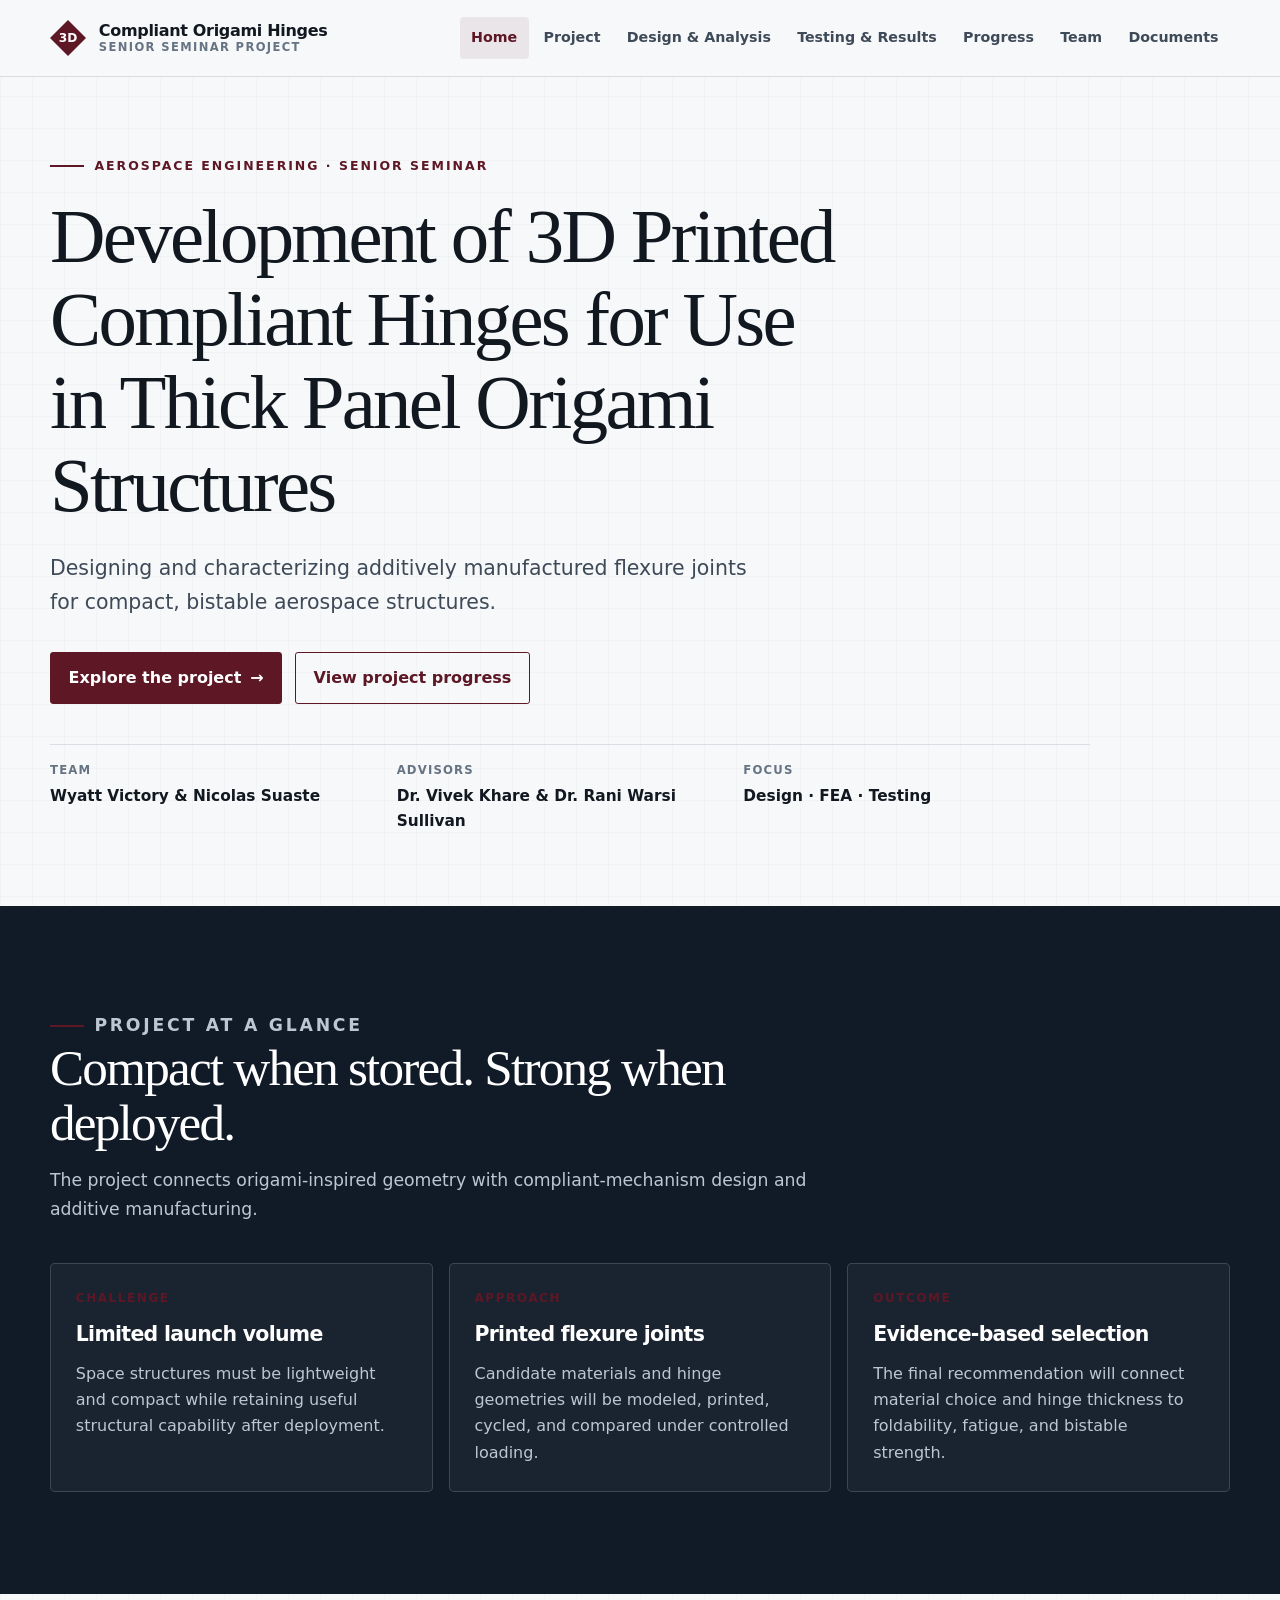
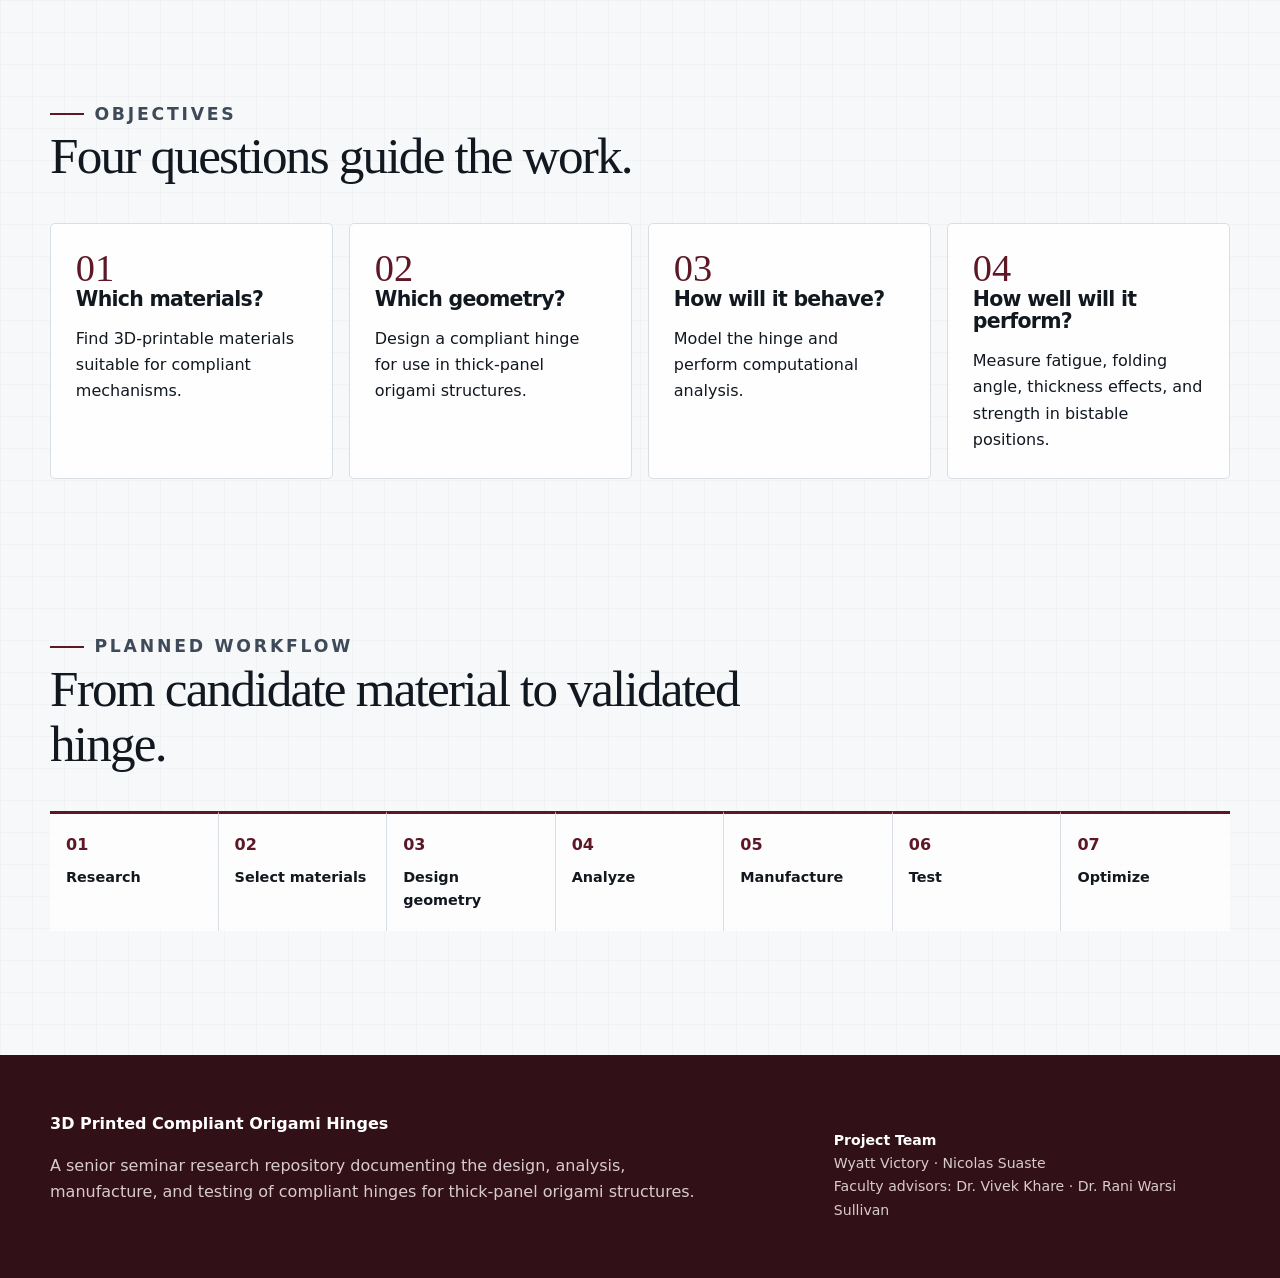
<file: index.html>
<!doctype html>
<html lang="en">
<head>
  <meta charset="utf-8">
  <meta name="viewport" content="width=device-width, initial-scale=1">
  <meta name="description" content="Senior seminar project developing and testing 3D-printed compliant hinges for thick-panel origami structures.">
  <title>3D Printed Compliant Origami Hinges</title>
  <link rel="stylesheet" href="assets/styles.css">
  <script src="assets/site.js" defer></script>
</head>
<body>
  <a class="skip-link" href="#main">Skip to content</a>
  <header class="site-header">
    <div class="header-inner">
      <a class="brand" href="./" aria-label="3D Printed Origami Hinges home">
        <span class="brand-mark">3D</span>
        <span class="brand-copy"><span>Compliant Origami Hinges</span><small>Senior Seminar Project</small></span>
      </a>
      <button class="menu-toggle" type="button" aria-expanded="false" aria-controls="site-nav">Menu</button>
      <nav class="site-nav" id="site-nav" aria-label="Primary navigation">
        <a href="./" aria-current="page">Home</a>
        <a href="project/">Project</a>
        <a href="design/">Design &amp; Analysis</a>
        <a href="testing/">Testing &amp; Results</a>
        <a href="progress/">Progress</a>
        <a href="team/">Team</a>
        <a href="documents/">Documents</a>
      </nav>
    </div>
  </header>

  <main id="main" class="page-shell">
    <section class="hero">
      <div>
        <p class="eyebrow">Aerospace Engineering · Senior Seminar</p>
        <h1>Development of 3D Printed Compliant Hinges for Use in Thick Panel Origami Structures</h1>
        <p class="lead">Designing and characterizing additively manufactured flexure joints for compact, bistable aerospace structures.</p>
        <div class="hero-actions">
          <a class="button" href="project/">Explore the project <span aria-hidden="true">→</span></a>
          <a class="button secondary" href="progress/">View project progress</a>
        </div>
        <div class="hero-meta" aria-label="Project details">
          <div class="meta-item"><span>Team</span><strong>Wyatt Victory &amp; Nicolas Suaste</strong></div>
          <div class="meta-item"><span>Advisors</span><strong>Dr. Vivek Khare &amp; Dr. Rani Warsi Sullivan</strong></div>
          <div class="meta-item"><span>Focus</span><strong>Design · FEA · Testing</strong></div>
        </div>
      </div>

    </section>

    <section class="dark-band">
      <div class="section">
        <div class="section-heading">
          <p class="eyebrow">Project at a glance</p>
          <h2>Compact when stored. Strong when deployed.</h2>
          <p>The project connects origami-inspired geometry with compliant-mechanism design and additive manufacturing.</p>
        </div>
        <div class="grid-3">
          <article class="card"><span class="metric-label">Challenge</span><h3>Limited launch volume</h3><p>Space structures must be lightweight and compact while retaining useful structural capability after deployment.</p></article>
          <article class="card"><span class="metric-label">Approach</span><h3>Printed flexure joints</h3><p>Candidate materials and hinge geometries will be modeled, printed, cycled, and compared under controlled loading.</p></article>
          <article class="card"><span class="metric-label">Outcome</span><h3>Evidence-based selection</h3><p>The final recommendation will connect material choice and hinge thickness to foldability, fatigue, and bistable strength.</p></article>
        </div>
      </div>
    </section>

    <section class="section">
      <div class="section-heading">
        <p class="eyebrow">Objectives</p>
        <h2>Four questions guide the work.</h2>
      </div>
      <div class="grid-4">
        <article class="card"><div class="card-number">01</div><h3>Which materials?</h3><p>Find 3D-printable materials suitable for compliant mechanisms.</p></article>
        <article class="card"><div class="card-number">02</div><h3>Which geometry?</h3><p>Design a compliant hinge for use in thick-panel origami structures.</p></article>
        <article class="card"><div class="card-number">03</div><h3>How will it behave?</h3><p>Model the hinge and perform computational analysis.</p></article>
        <article class="card"><div class="card-number">04</div><h3>How well will it perform?</h3><p>Measure fatigue, folding angle, thickness effects, and strength in bistable positions.</p></article>
      </div>
    </section>

    <section class="section compact" aria-labelledby="workflow-title">
      <div class="section-heading"><p class="eyebrow">Planned workflow</p><h2 id="workflow-title">From candidate material to validated hinge.</h2></div>
      <div class="process" aria-label="Seven project phases">
        <div class="process-step"><span>01</span><strong>Research</strong></div>
        <div class="process-step"><span>02</span><strong>Select materials</strong></div>
        <div class="process-step"><span>03</span><strong>Design geometry</strong></div>
        <div class="process-step"><span>04</span><strong>Analyze</strong></div>
        <div class="process-step"><span>05</span><strong>Manufacture</strong></div>
        <div class="process-step"><span>06</span><strong>Test</strong></div>
        <div class="process-step"><span>07</span><strong>Optimize</strong></div>
      </div>
    </section>
  </main>

  <footer class="site-footer">
    <div class="footer-inner">
      <div><strong>3D Printed Compliant Origami Hinges</strong><p>A senior seminar research repository documenting the design, analysis, manufacture, and testing of compliant hinges for thick-panel origami structures.</p></div>
      <div class="footer-meta"><strong>Project Team</strong>Wyatt Victory · Nicolas Suaste<br>Faculty advisors: Dr. Vivek Khare · Dr. Rani Warsi Sullivan</div>
    </div>
  </footer>
</body>
</html>
</file>
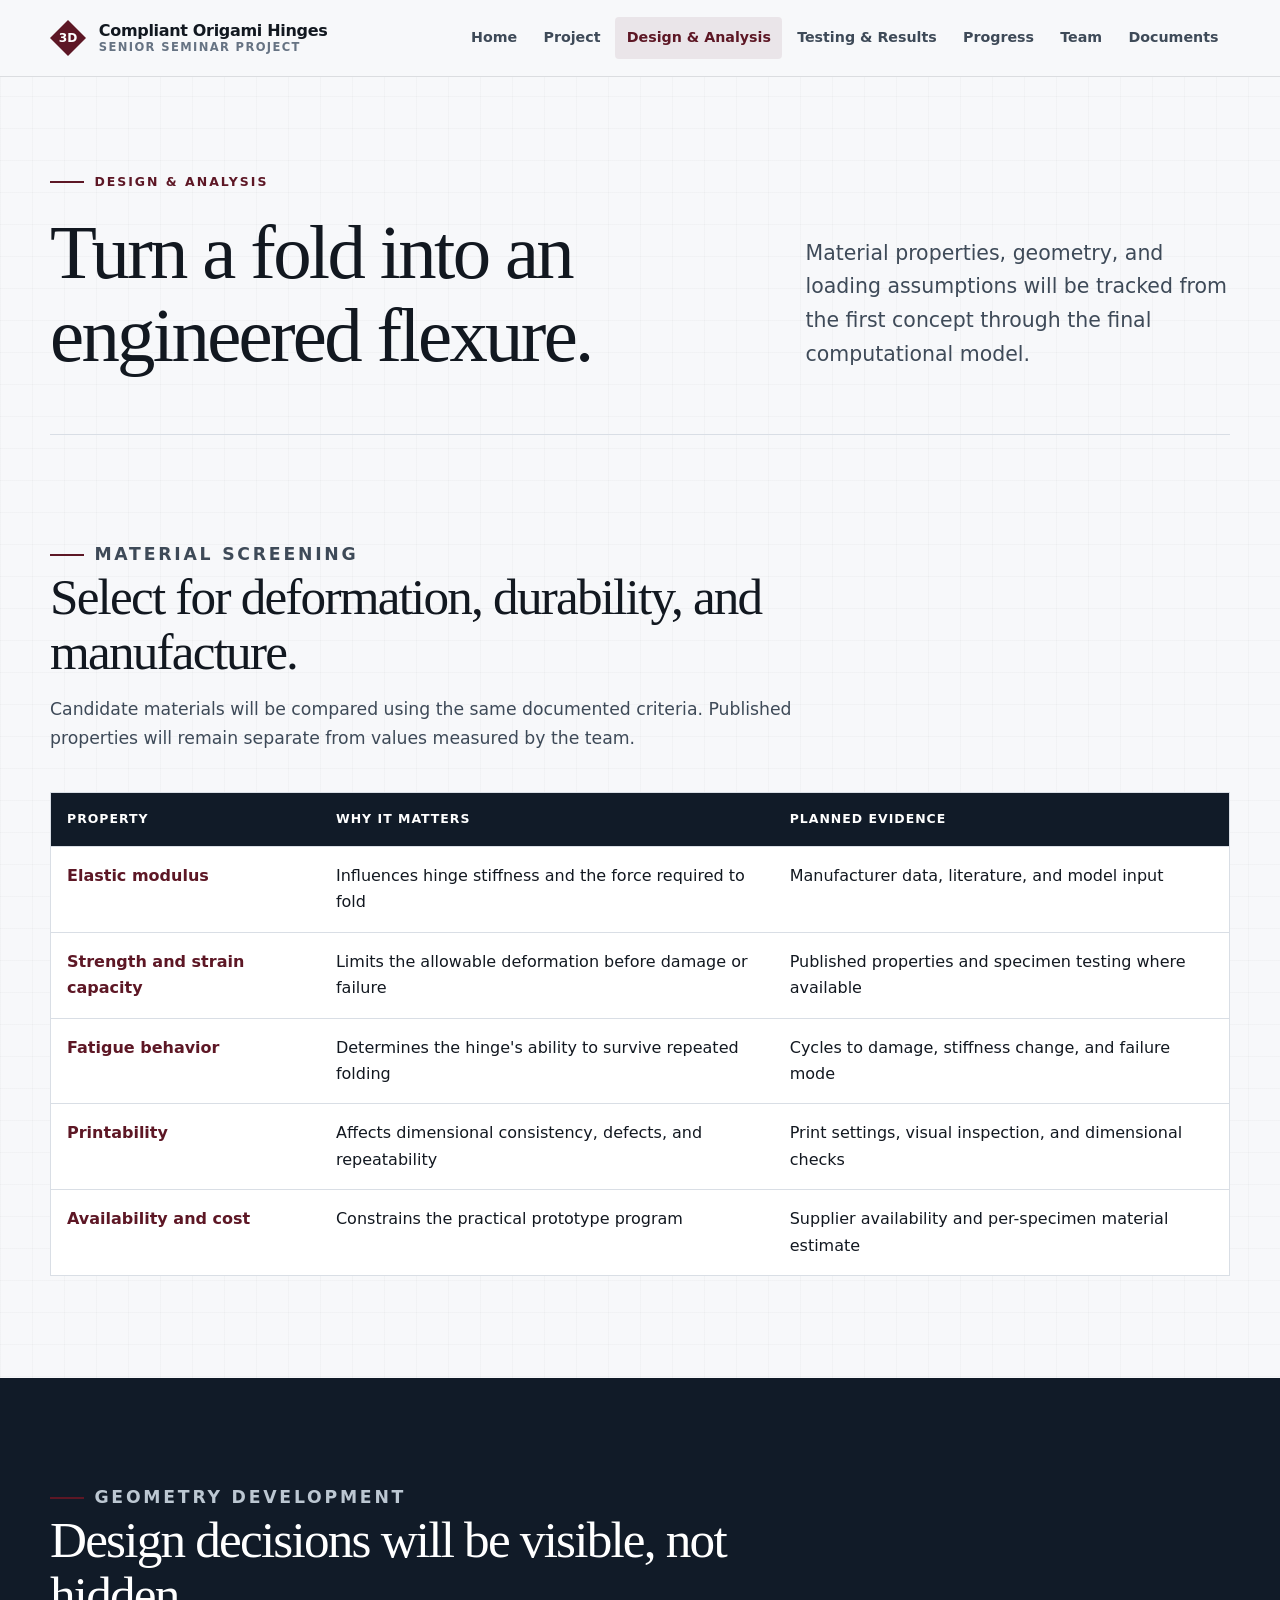
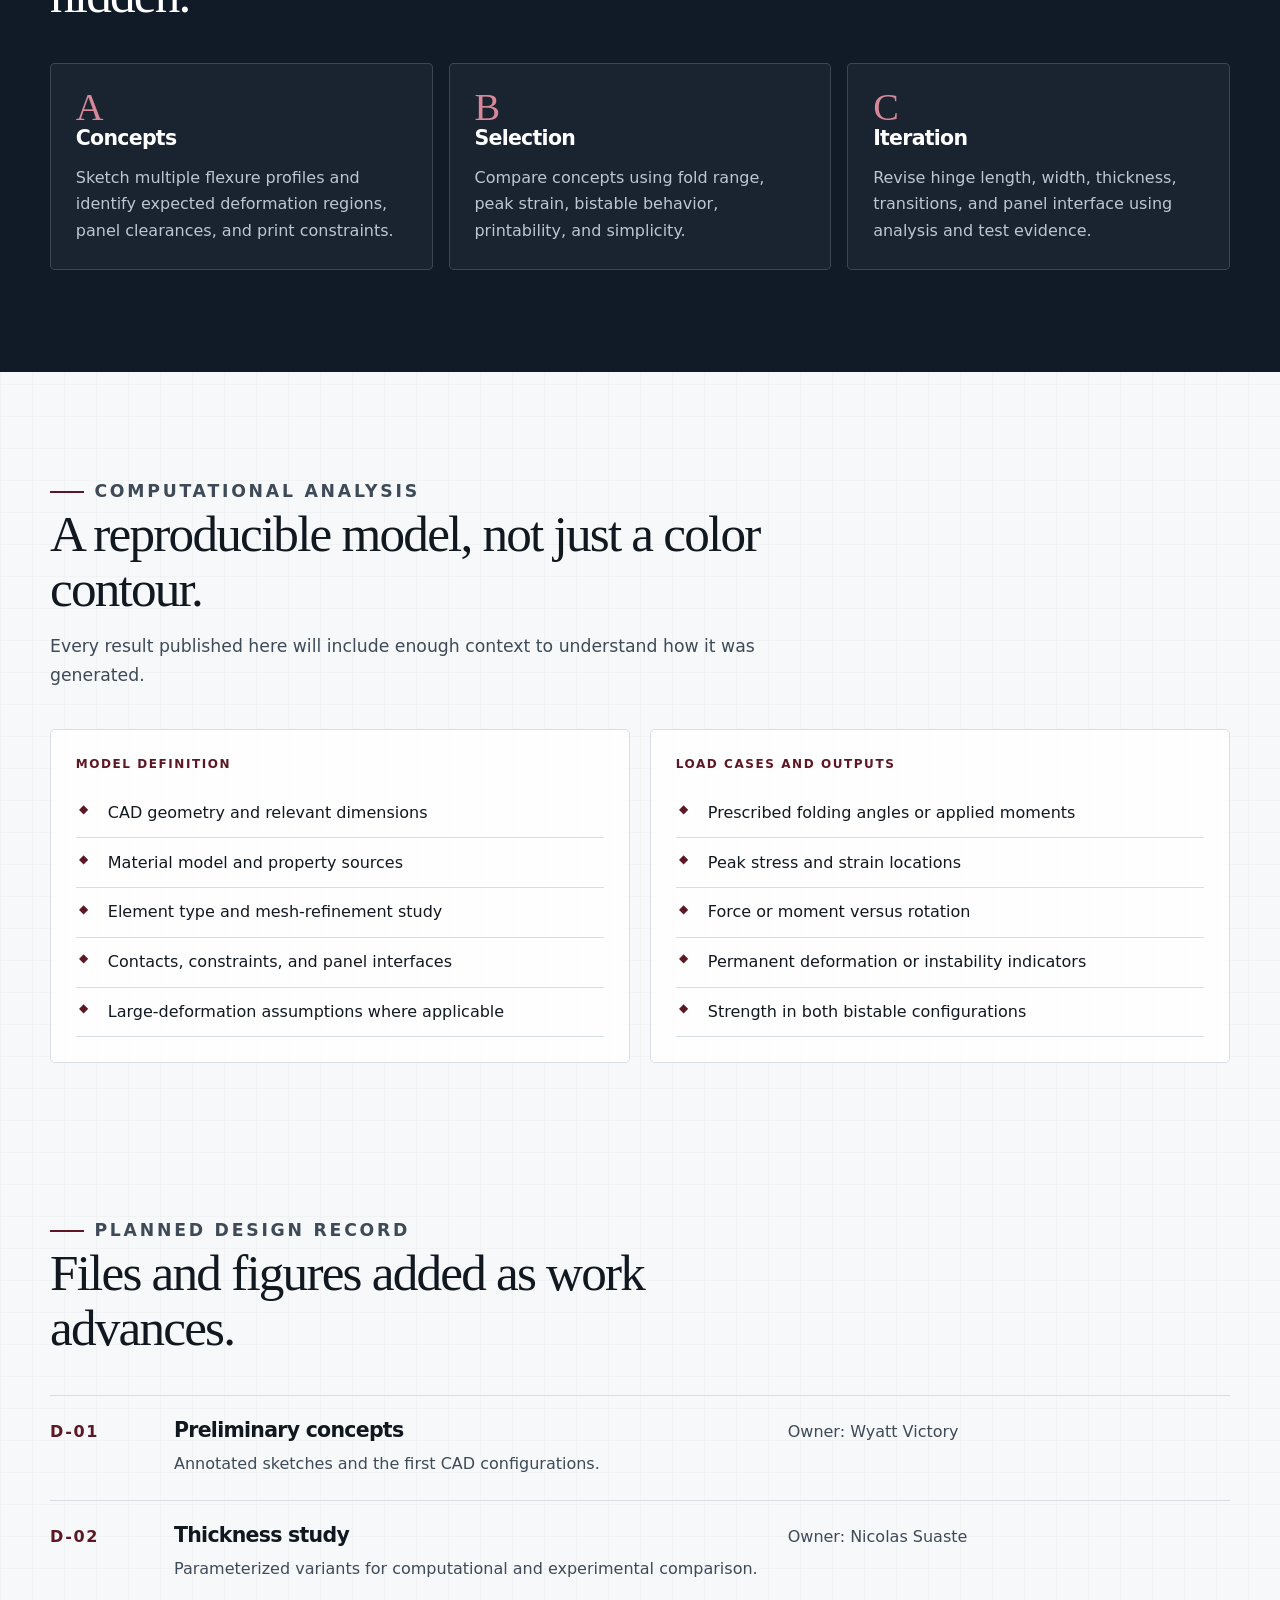
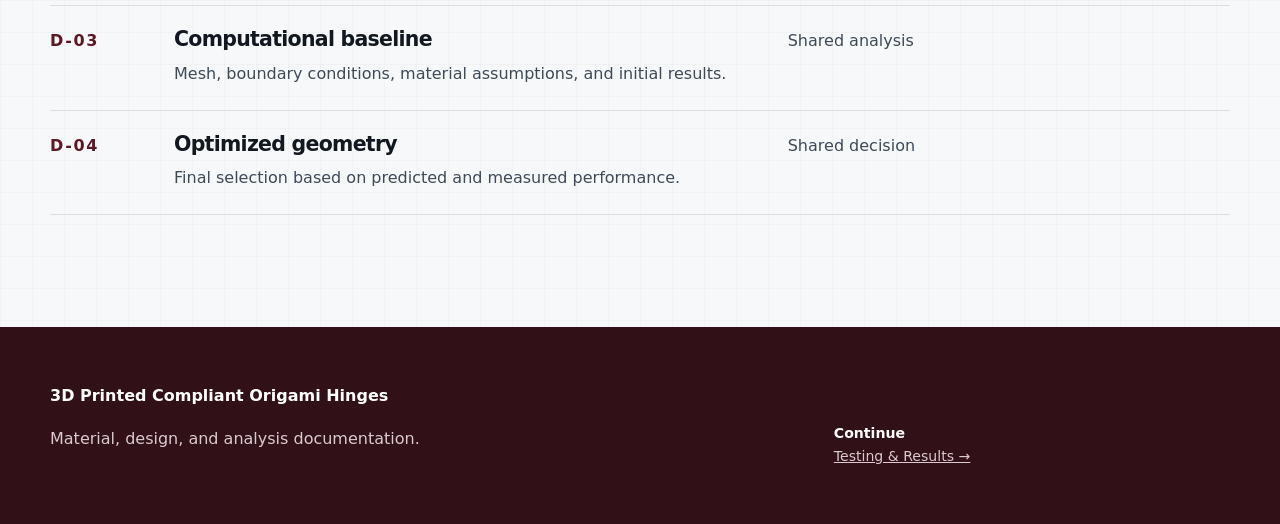
<file: design/index.html>
<!doctype html>
<html lang="en"><head><meta charset="utf-8"><meta name="viewport" content="width=device-width, initial-scale=1"><meta name="description" content="Material screening, compliant hinge design, CAD development, and finite element analysis plan."><title>Design & Analysis · Compliant Origami Hinges</title><link rel="stylesheet" href="../assets/styles.css"><script src="../assets/site.js" defer></script></head>
<body><a class="skip-link" href="#main">Skip to content</a><header class="site-header"><div class="header-inner"><a class="brand" href="../"><span class="brand-mark">3D</span><span class="brand-copy"><span>Compliant Origami Hinges</span><small>Senior Seminar Project</small></span></a><button class="menu-toggle" type="button" aria-expanded="false" aria-controls="site-nav">Menu</button><nav class="site-nav" id="site-nav" aria-label="Primary navigation"><a href="../">Home</a><a href="../project/">Project</a><a href="../design/" aria-current="page">Design &amp; Analysis</a><a href="../testing/">Testing &amp; Results</a><a href="../progress/">Progress</a><a href="../team/">Team</a><a href="../documents/">Documents</a></nav></div></header>
<main id="main">
  <section class="page-hero"><div><p class="eyebrow">Design &amp; analysis</p><h1>Turn a fold into an engineered flexure.</h1></div><p class="lead">Material properties, geometry, and loading assumptions will be tracked from the first concept through the final computational model.</p></section>
  <section class="section"><div class="section-heading"><p class="eyebrow">Material screening</p><h2>Select for deformation, durability, and manufacture.</h2><p>Candidate materials will be compared using the same documented criteria. Published properties will remain separate from values measured by the team.</p></div><div class="table-wrap"><table><thead><tr><th>Property</th><th>Why it matters</th><th>Planned evidence</th></tr></thead><tbody><tr><td><strong>Elastic modulus</strong></td><td>Influences hinge stiffness and the force required to fold</td><td>Manufacturer data, literature, and model input</td></tr><tr><td><strong>Strength and strain capacity</strong></td><td>Limits the allowable deformation before damage or failure</td><td>Published properties and specimen testing where available</td></tr><tr><td><strong>Fatigue behavior</strong></td><td>Determines the hinge's ability to survive repeated folding</td><td>Cycles to damage, stiffness change, and failure mode</td></tr><tr><td><strong>Printability</strong></td><td>Affects dimensional consistency, defects, and repeatability</td><td>Print settings, visual inspection, and dimensional checks</td></tr><tr><td><strong>Availability and cost</strong></td><td>Constrains the practical prototype program</td><td>Supplier availability and per-specimen material estimate</td></tr></tbody></table></div></section>
  <section class="dark-band"><div class="section"><div class="section-heading"><p class="eyebrow">Geometry development</p><h2>Design decisions will be visible, not hidden.</h2></div><div class="grid-3"><article class="card"><div class="card-number">A</div><h3>Concepts</h3><p>Sketch multiple flexure profiles and identify expected deformation regions, panel clearances, and print constraints.</p></article><article class="card"><div class="card-number">B</div><h3>Selection</h3><p>Compare concepts using fold range, peak strain, bistable behavior, printability, and simplicity.</p></article><article class="card"><div class="card-number">C</div><h3>Iteration</h3><p>Revise hinge length, width, thickness, transitions, and panel interface using analysis and test evidence.</p></article></div></div></section>
  <section class="section"><div class="section-heading"><p class="eyebrow">Computational analysis</p><h2>A reproducible model, not just a color contour.</h2><p>Every result published here will include enough context to understand how it was generated.</p></div><div class="grid-2"><article class="card"><span class="metric-label">Model definition</span><ul class="check-list"><li>CAD geometry and relevant dimensions</li><li>Material model and property sources</li><li>Element type and mesh-refinement study</li><li>Contacts, constraints, and panel interfaces</li><li>Large-deformation assumptions where applicable</li></ul></article><article class="card"><span class="metric-label">Load cases and outputs</span><ul class="check-list"><li>Prescribed folding angles or applied moments</li><li>Peak stress and strain locations</li><li>Force or moment versus rotation</li><li>Permanent deformation or instability indicators</li><li>Strength in both bistable configurations</li></ul></article></div></section>
  <section class="section compact"><div class="section-heading"><p class="eyebrow">Planned design record</p><h2>Files and figures added as work advances.</h2></div><div class="phase-list"><div class="phase"><div class="phase-id">D-01</div><div><h3>Preliminary concepts</h3><p>Annotated sketches and the first CAD configurations.</p></div><p>Owner: Wyatt Victory</p></div><div class="phase"><div class="phase-id">D-02</div><div><h3>Thickness study</h3><p>Parameterized variants for computational and experimental comparison.</p></div><p>Owner: Nicolas Suaste</p></div><div class="phase"><div class="phase-id">D-03</div><div><h3>Computational baseline</h3><p>Mesh, boundary conditions, material assumptions, and initial results.</p></div><p>Shared analysis</p></div><div class="phase"><div class="phase-id">D-04</div><div><h3>Optimized geometry</h3><p>Final selection based on predicted and measured performance.</p></div><p>Shared decision</p></div></div></section>
</main><footer class="site-footer"><div class="footer-inner"><div><strong>3D Printed Compliant Origami Hinges</strong><p>Material, design, and analysis documentation.</p></div><div class="footer-meta"><strong>Continue</strong><a href="../testing/">Testing &amp; Results →</a></div></div></footer></body></html>
</file>
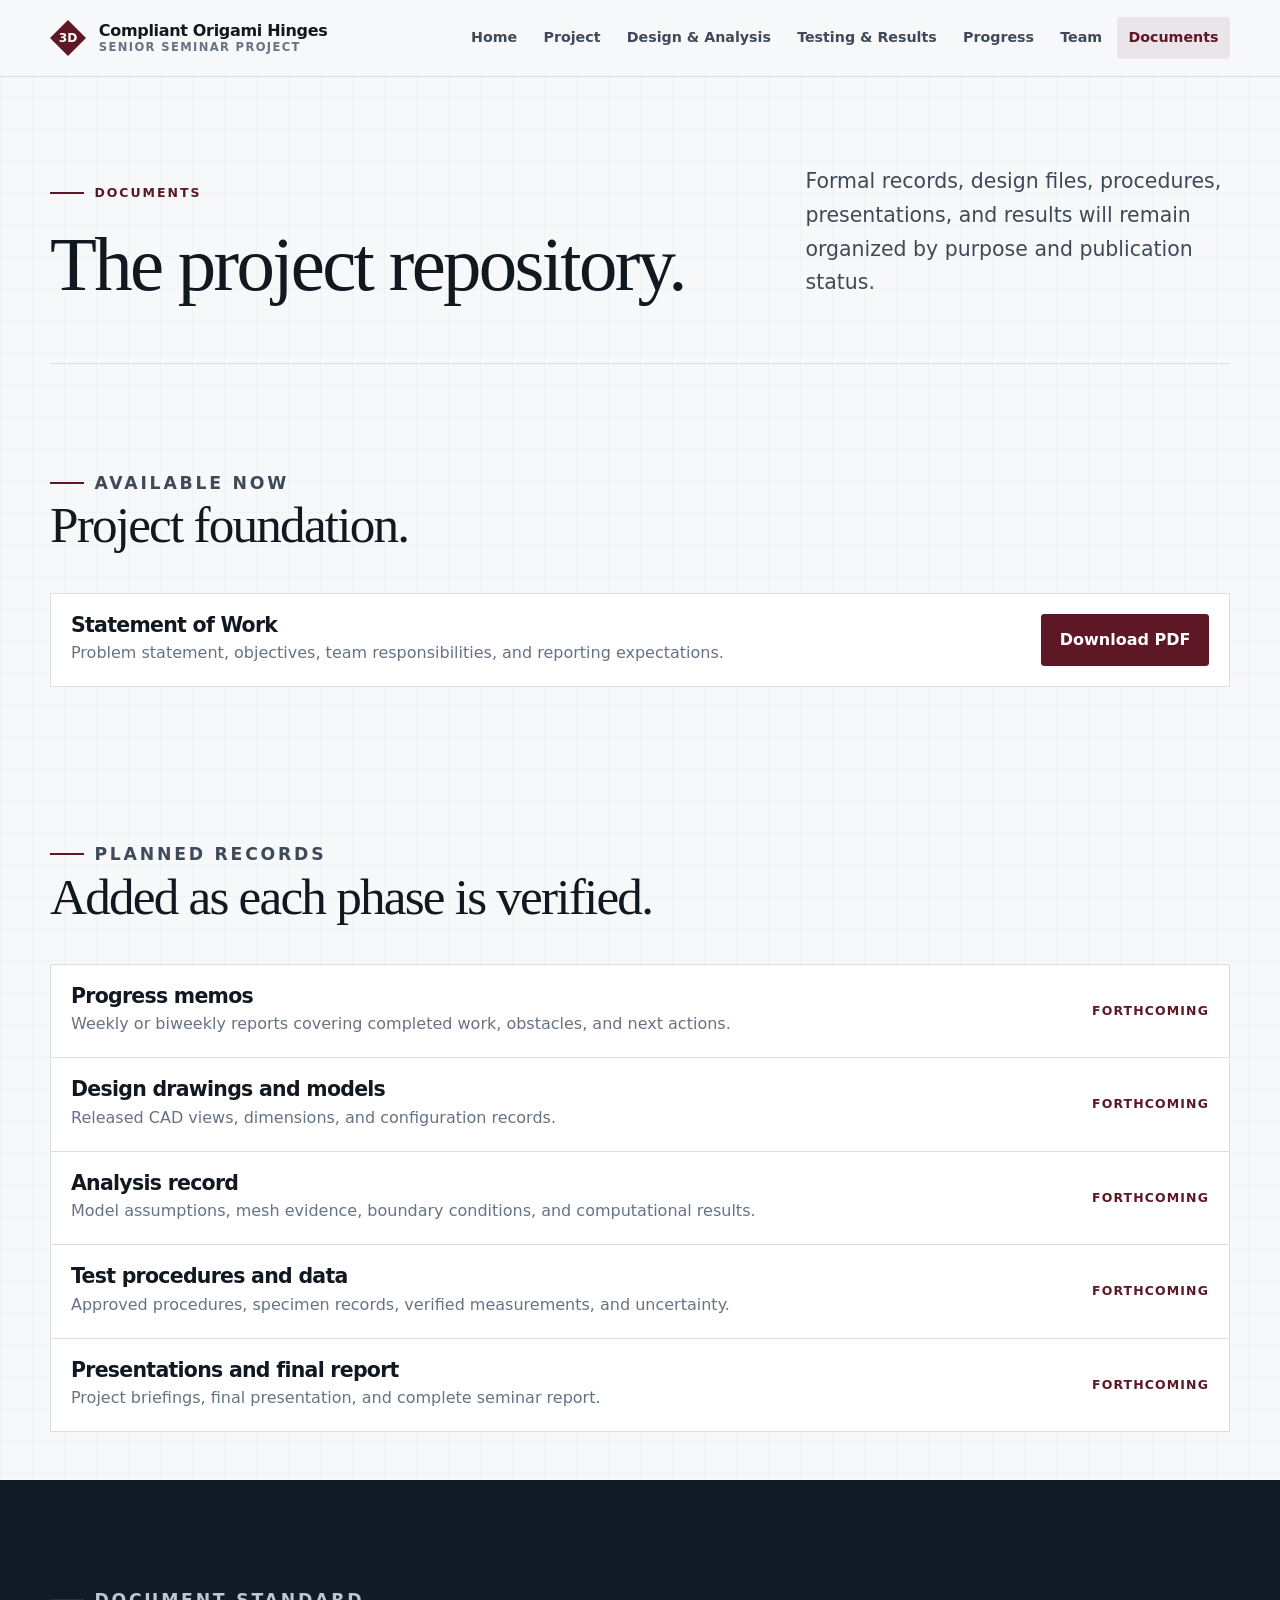
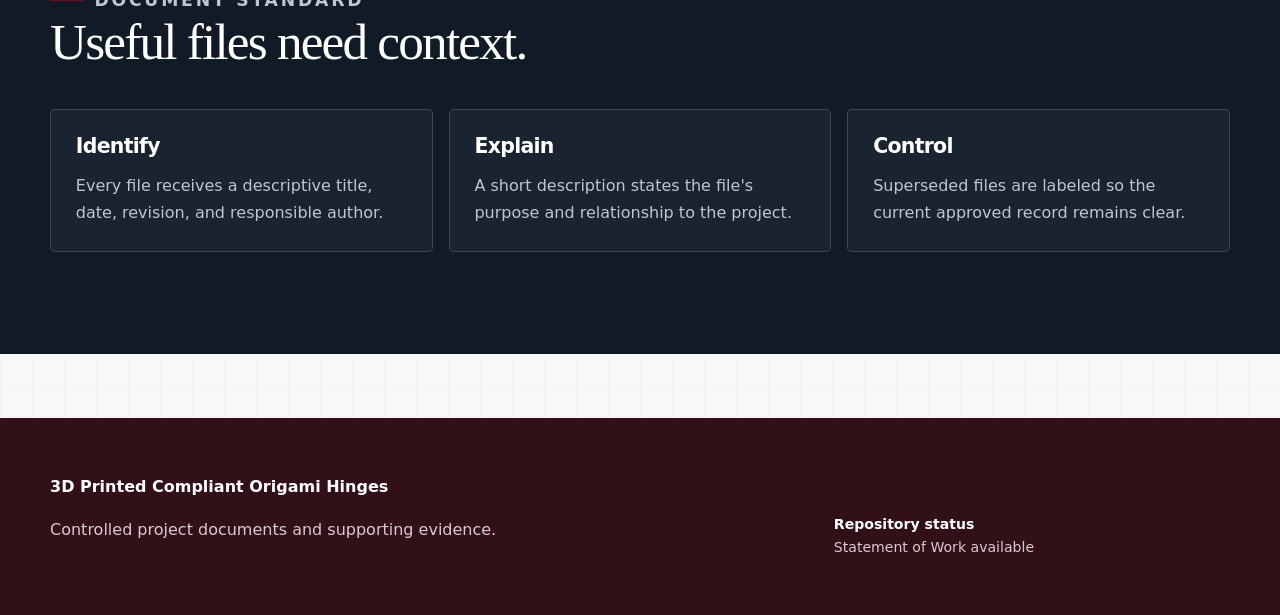
<file: documents/index.html>
<!doctype html>
<html lang="en"><head><meta charset="utf-8"><meta name="viewport" content="width=device-width, initial-scale=1"><meta name="description" content="Project documents, memos, models, procedures, presentations, and reports."><title>Documents · Compliant Origami Hinges</title><link rel="stylesheet" href="../assets/styles.css"><script src="../assets/site.js" defer></script></head>
<body><a class="skip-link" href="#main">Skip to content</a><header class="site-header"><div class="header-inner"><a class="brand" href="../"><span class="brand-mark">3D</span><span class="brand-copy"><span>Compliant Origami Hinges</span><small>Senior Seminar Project</small></span></a><button class="menu-toggle" type="button" aria-expanded="false" aria-controls="site-nav">Menu</button><nav class="site-nav" id="site-nav" aria-label="Primary navigation"><a href="../">Home</a><a href="../project/">Project</a><a href="../design/">Design &amp; Analysis</a><a href="../testing/">Testing &amp; Results</a><a href="../progress/">Progress</a><a href="../team/">Team</a><a href="../documents/" aria-current="page">Documents</a></nav></div></header>
<main id="main">
  <section class="page-hero"><div><p class="eyebrow">Documents</p><h1>The project repository.</h1></div><p class="lead">Formal records, design files, procedures, presentations, and results will remain organized by purpose and publication status.</p></section>
  <section class="section"><div class="section-heading"><p class="eyebrow">Available now</p><h2>Project foundation.</h2></div><div class="document-card"><div><h3>Statement of Work</h3><p>Problem statement, objectives, team responsibilities, and reporting expectations.</p></div><a class="button" href="../assets/statement-of-work.pdf" download>Download PDF</a></div></section>
  <section class="section compact"><div class="section-heading"><p class="eyebrow">Planned records</p><h2>Added as each phase is verified.</h2></div><div class="document-card"><div><h3>Progress memos</h3><p>Weekly or biweekly reports covering completed work, obstacles, and next actions.</p></div><span class="status">Forthcoming</span></div><div class="document-card"><div><h3>Design drawings and models</h3><p>Released CAD views, dimensions, and configuration records.</p></div><span class="status">Forthcoming</span></div><div class="document-card"><div><h3>Analysis record</h3><p>Model assumptions, mesh evidence, boundary conditions, and computational results.</p></div><span class="status">Forthcoming</span></div><div class="document-card"><div><h3>Test procedures and data</h3><p>Approved procedures, specimen records, verified measurements, and uncertainty.</p></div><span class="status">Forthcoming</span></div><div class="document-card"><div><h3>Presentations and final report</h3><p>Project briefings, final presentation, and complete seminar report.</p></div><span class="status">Forthcoming</span></div></section>
  <section class="dark-band"><div class="section"><div class="section-heading"><p class="eyebrow">Document standard</p><h2>Useful files need context.</h2></div><div class="grid-3"><article class="card"><h3>Identify</h3><p>Every file receives a descriptive title, date, revision, and responsible author.</p></article><article class="card"><h3>Explain</h3><p>A short description states the file's purpose and relationship to the project.</p></article><article class="card"><h3>Control</h3><p>Superseded files are labeled so the current approved record remains clear.</p></article></div></div></section>
</main><footer class="site-footer"><div class="footer-inner"><div><strong>3D Printed Compliant Origami Hinges</strong><p>Controlled project documents and supporting evidence.</p></div><div class="footer-meta"><strong>Repository status</strong>Statement of Work available</div></div></footer></body></html>
</file>
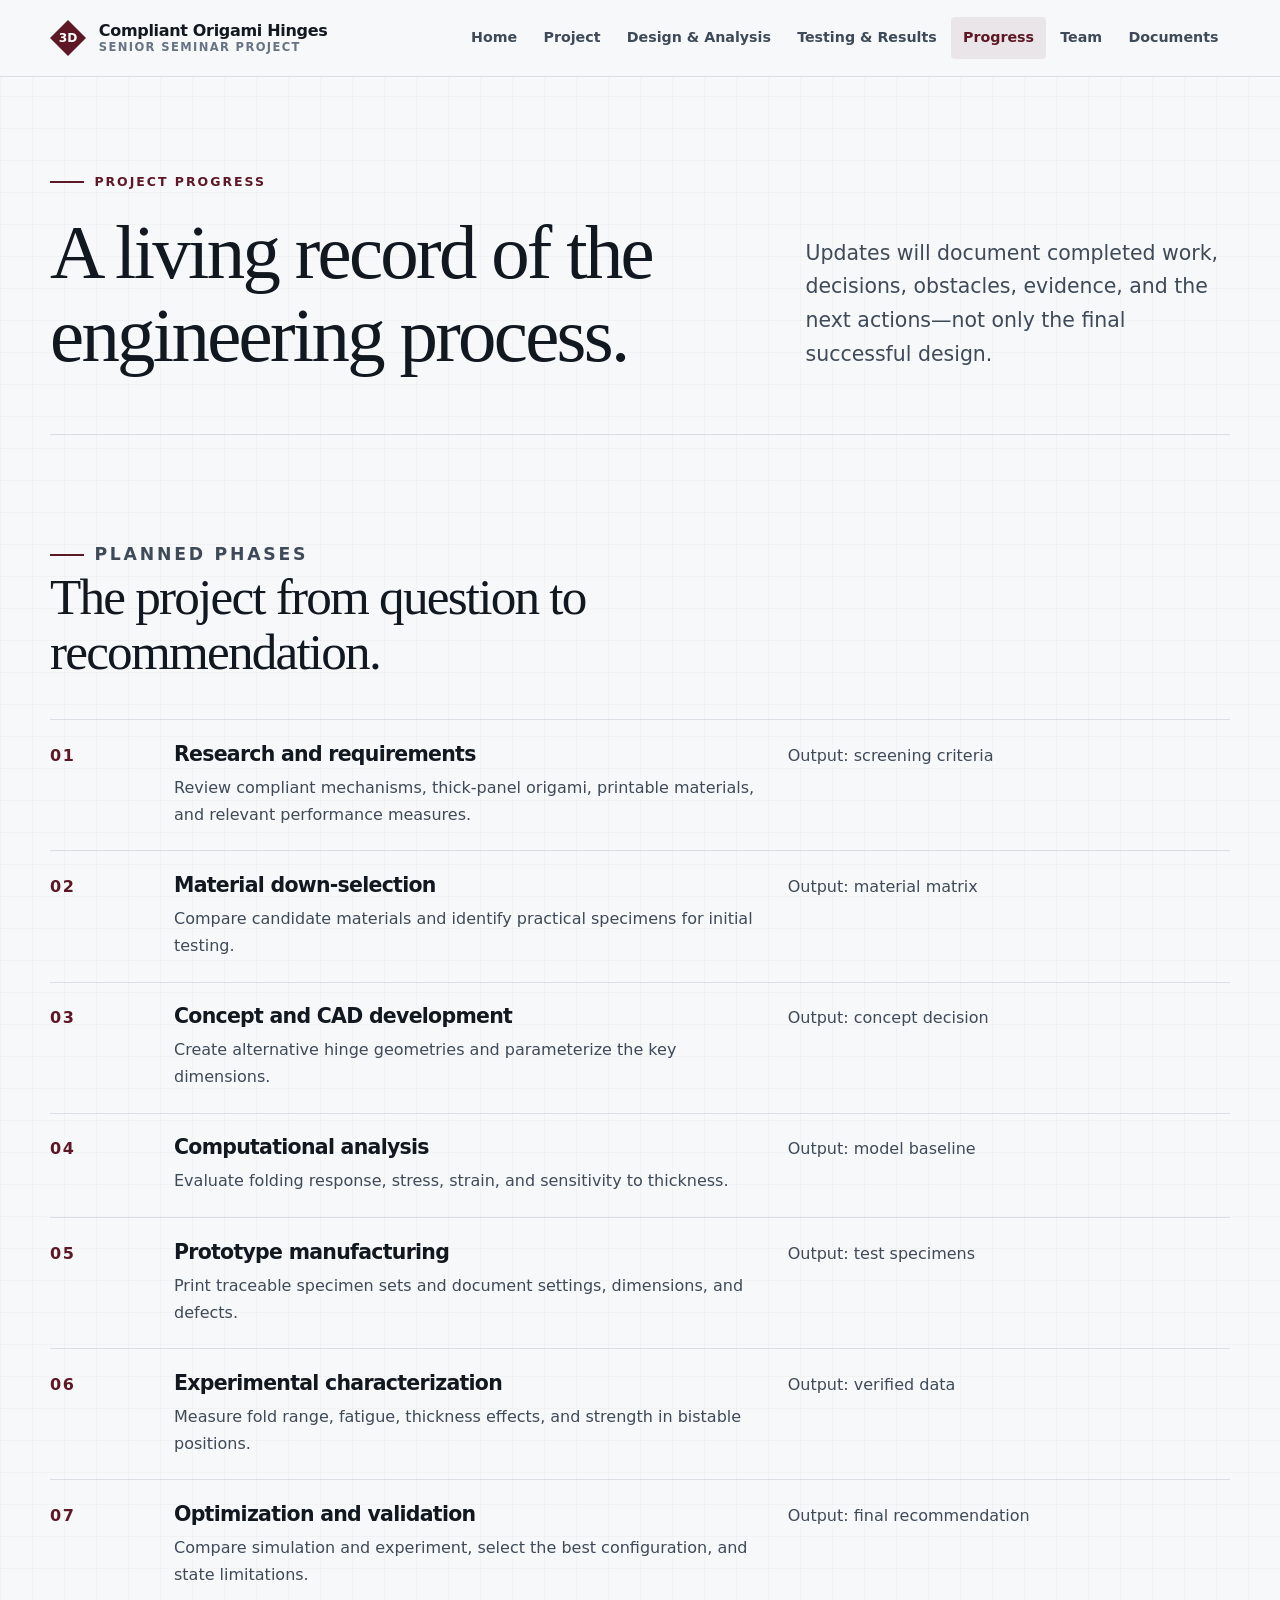
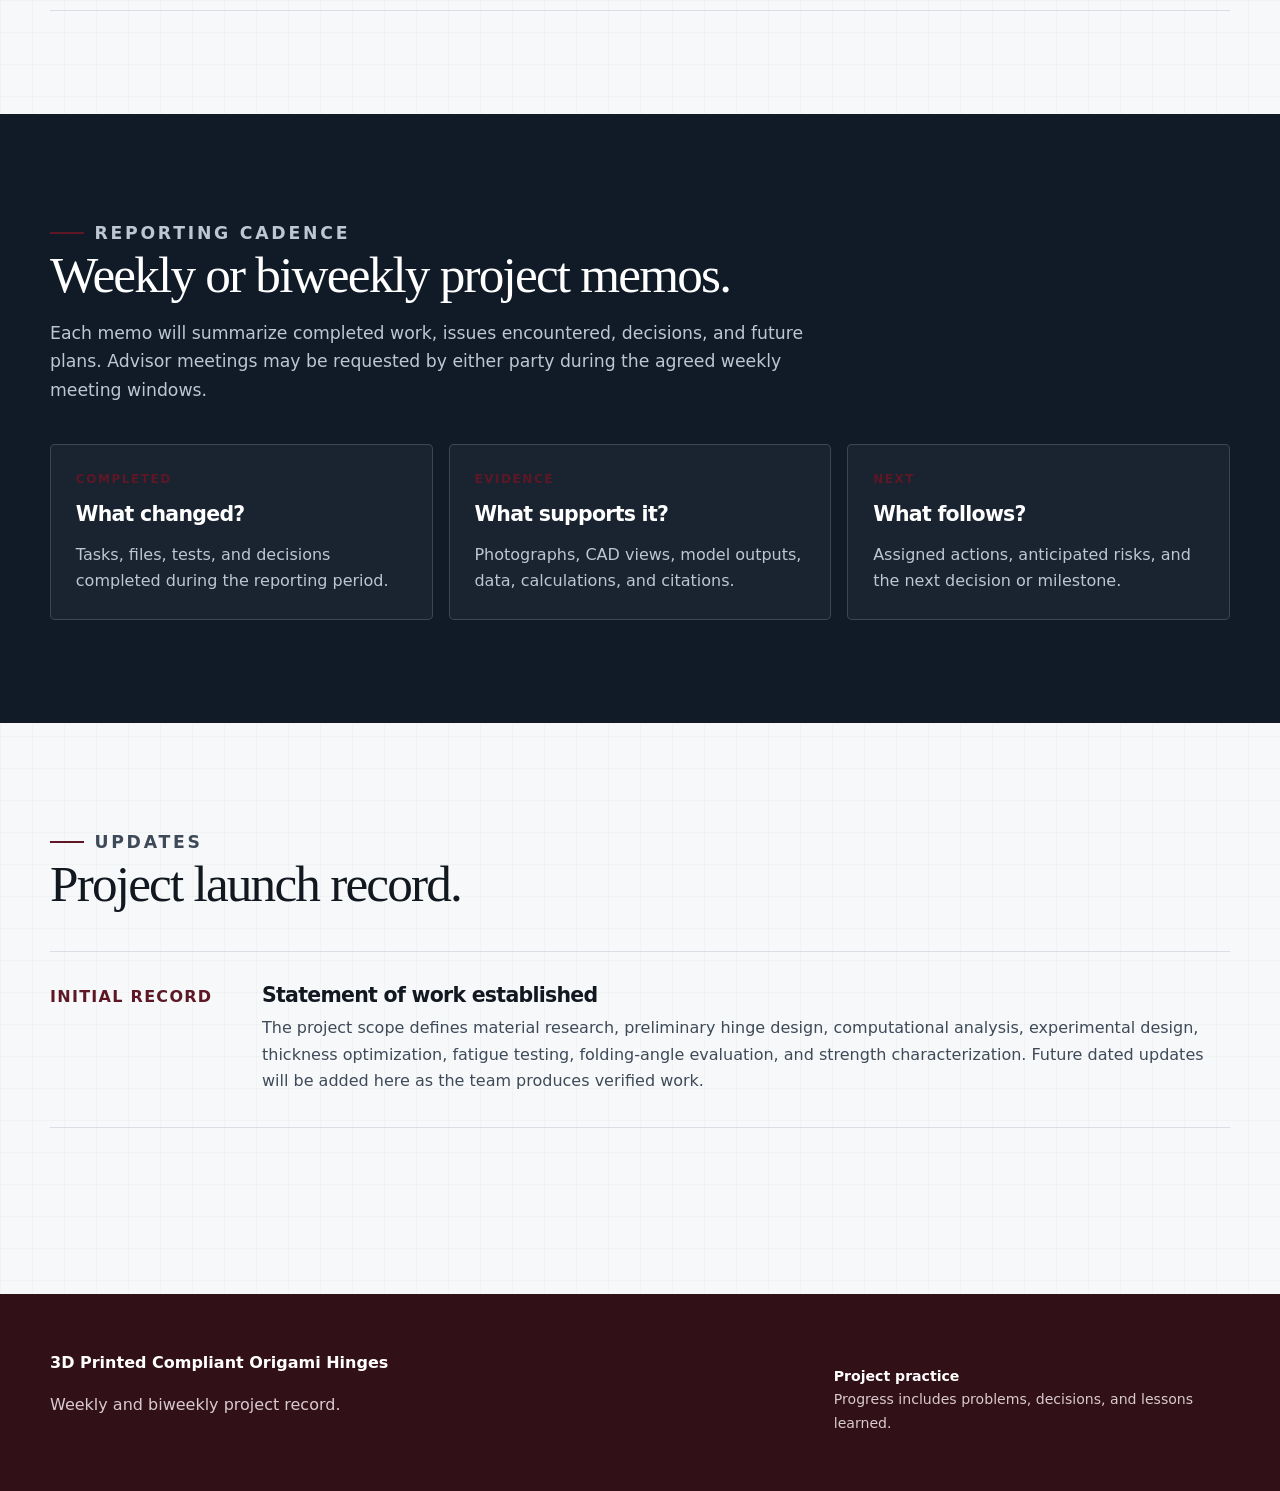
<file: progress/index.html>
<!doctype html>
<html lang="en"><head><meta charset="utf-8"><meta name="viewport" content="width=device-width, initial-scale=1"><meta name="description" content="Project phases, update format, and reporting cadence for the senior seminar hinge project."><title>Progress · Compliant Origami Hinges</title><link rel="stylesheet" href="../assets/styles.css"><script src="../assets/site.js" defer></script></head>
<body><a class="skip-link" href="#main">Skip to content</a><header class="site-header"><div class="header-inner"><a class="brand" href="../"><span class="brand-mark">3D</span><span class="brand-copy"><span>Compliant Origami Hinges</span><small>Senior Seminar Project</small></span></a><button class="menu-toggle" type="button" aria-expanded="false" aria-controls="site-nav">Menu</button><nav class="site-nav" id="site-nav" aria-label="Primary navigation"><a href="../">Home</a><a href="../project/">Project</a><a href="../design/">Design &amp; Analysis</a><a href="../testing/">Testing &amp; Results</a><a href="../progress/" aria-current="page">Progress</a><a href="../team/">Team</a><a href="../documents/">Documents</a></nav></div></header>
<main id="main">
  <section class="page-hero"><div><p class="eyebrow">Project progress</p><h1>A living record of the engineering process.</h1></div><p class="lead">Updates will document completed work, decisions, obstacles, evidence, and the next actions—not only the final successful design.</p></section>
  <section class="section"><div class="section-heading"><p class="eyebrow">Planned phases</p><h2>The project from question to recommendation.</h2></div><div class="phase-list"><div class="phase"><div class="phase-id">01</div><div><h3>Research and requirements</h3><p>Review compliant mechanisms, thick-panel origami, printable materials, and relevant performance measures.</p></div><p>Output: screening criteria</p></div><div class="phase"><div class="phase-id">02</div><div><h3>Material down-selection</h3><p>Compare candidate materials and identify practical specimens for initial testing.</p></div><p>Output: material matrix</p></div><div class="phase"><div class="phase-id">03</div><div><h3>Concept and CAD development</h3><p>Create alternative hinge geometries and parameterize the key dimensions.</p></div><p>Output: concept decision</p></div><div class="phase"><div class="phase-id">04</div><div><h3>Computational analysis</h3><p>Evaluate folding response, stress, strain, and sensitivity to thickness.</p></div><p>Output: model baseline</p></div><div class="phase"><div class="phase-id">05</div><div><h3>Prototype manufacturing</h3><p>Print traceable specimen sets and document settings, dimensions, and defects.</p></div><p>Output: test specimens</p></div><div class="phase"><div class="phase-id">06</div><div><h3>Experimental characterization</h3><p>Measure fold range, fatigue, thickness effects, and strength in bistable positions.</p></div><p>Output: verified data</p></div><div class="phase"><div class="phase-id">07</div><div><h3>Optimization and validation</h3><p>Compare simulation and experiment, select the best configuration, and state limitations.</p></div><p>Output: final recommendation</p></div></div></section>
  <section class="dark-band"><div class="section"><div class="section-heading"><p class="eyebrow">Reporting cadence</p><h2>Weekly or biweekly project memos.</h2><p>Each memo will summarize completed work, issues encountered, decisions, and future plans. Advisor meetings may be requested by either party during the agreed weekly meeting windows.</p></div><div class="grid-3"><article class="card"><span class="metric-label">Completed</span><h3>What changed?</h3><p>Tasks, files, tests, and decisions completed during the reporting period.</p></article><article class="card"><span class="metric-label">Evidence</span><h3>What supports it?</h3><p>Photographs, CAD views, model outputs, data, calculations, and citations.</p></article><article class="card"><span class="metric-label">Next</span><h3>What follows?</h3><p>Assigned actions, anticipated risks, and the next decision or milestone.</p></article></div></div></section>
  <section class="section"><div class="section-heading"><p class="eyebrow">Updates</p><h2>Project launch record.</h2></div><article class="update"><div class="update-date">Initial record</div><div><h3>Statement of work established</h3><p>The project scope defines material research, preliminary hinge design, computational analysis, experimental design, thickness optimization, fatigue testing, folding-angle evaluation, and strength characterization. Future dated updates will be added here as the team produces verified work.</p></div></article></section>
</main><footer class="site-footer"><div class="footer-inner"><div><strong>3D Printed Compliant Origami Hinges</strong><p>Weekly and biweekly project record.</p></div><div class="footer-meta"><strong>Project practice</strong>Progress includes problems, decisions, and lessons learned.</div></div></footer></body></html>
</file>
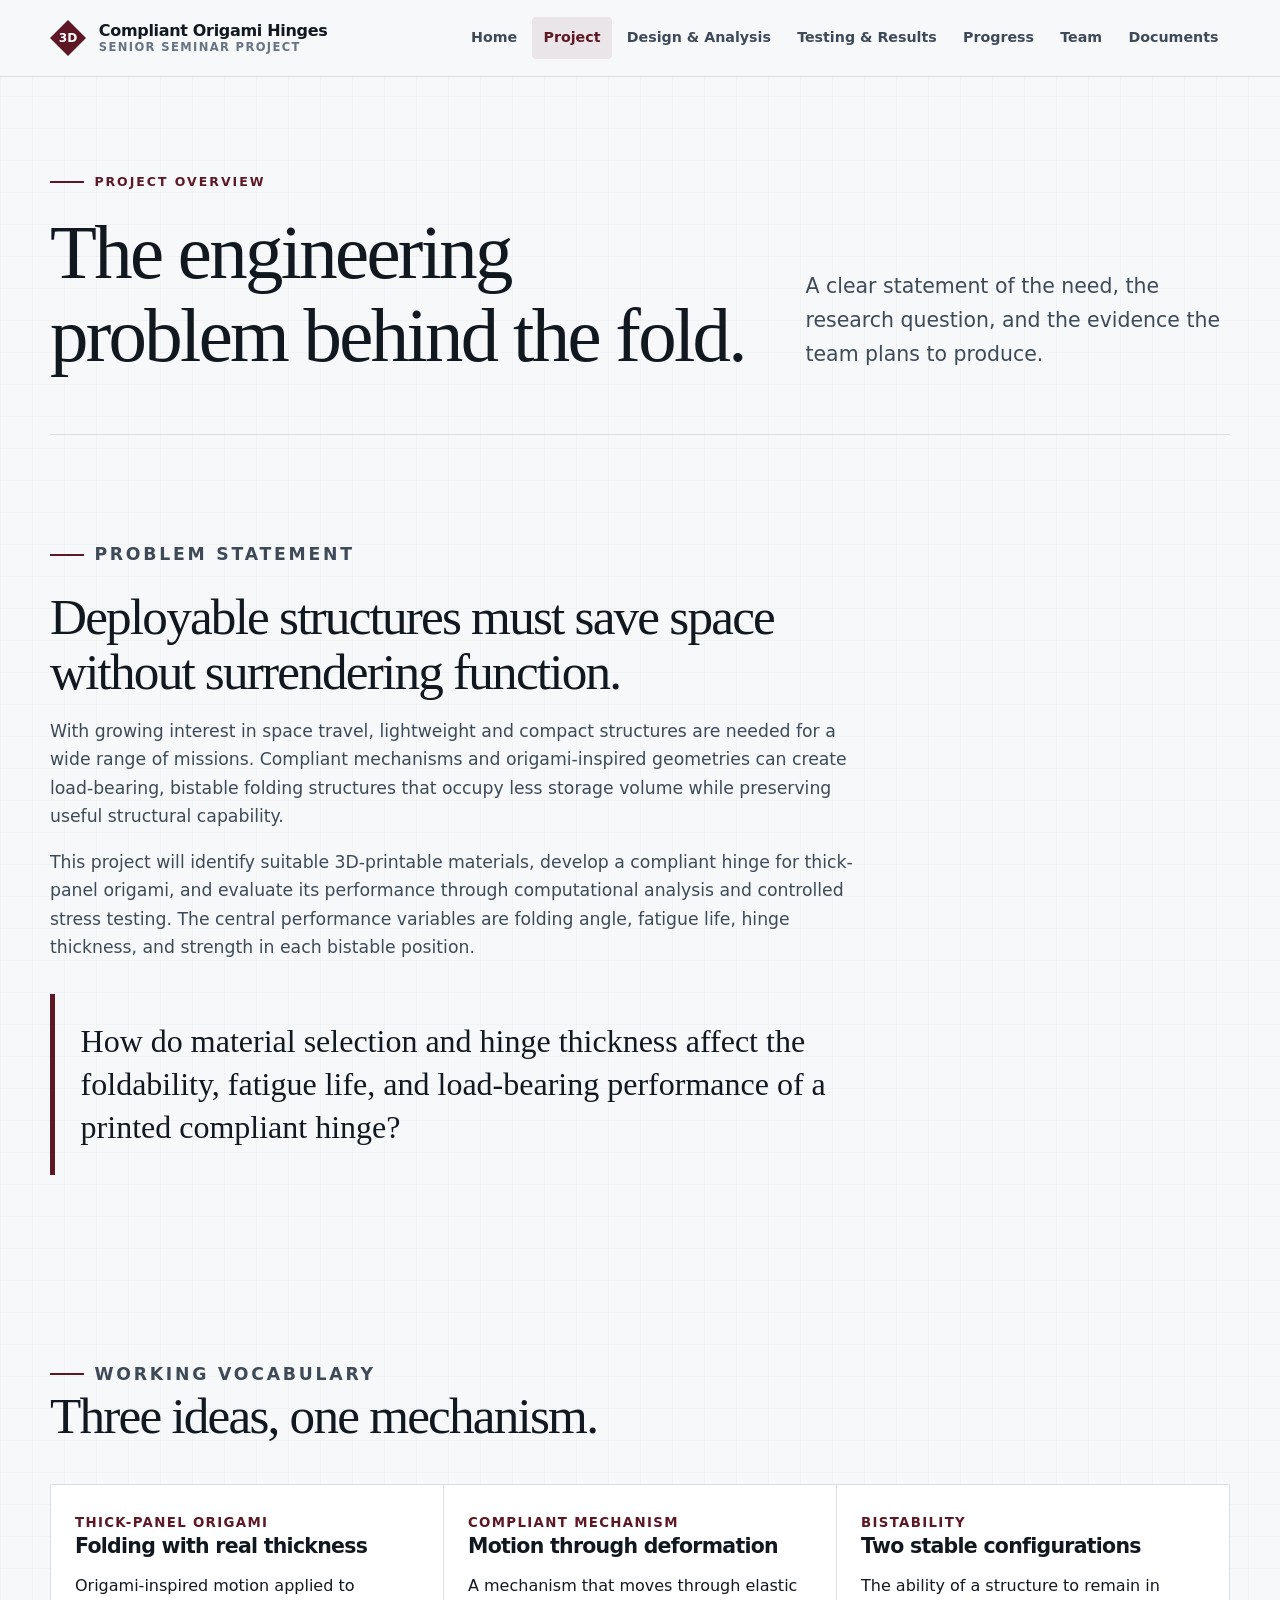
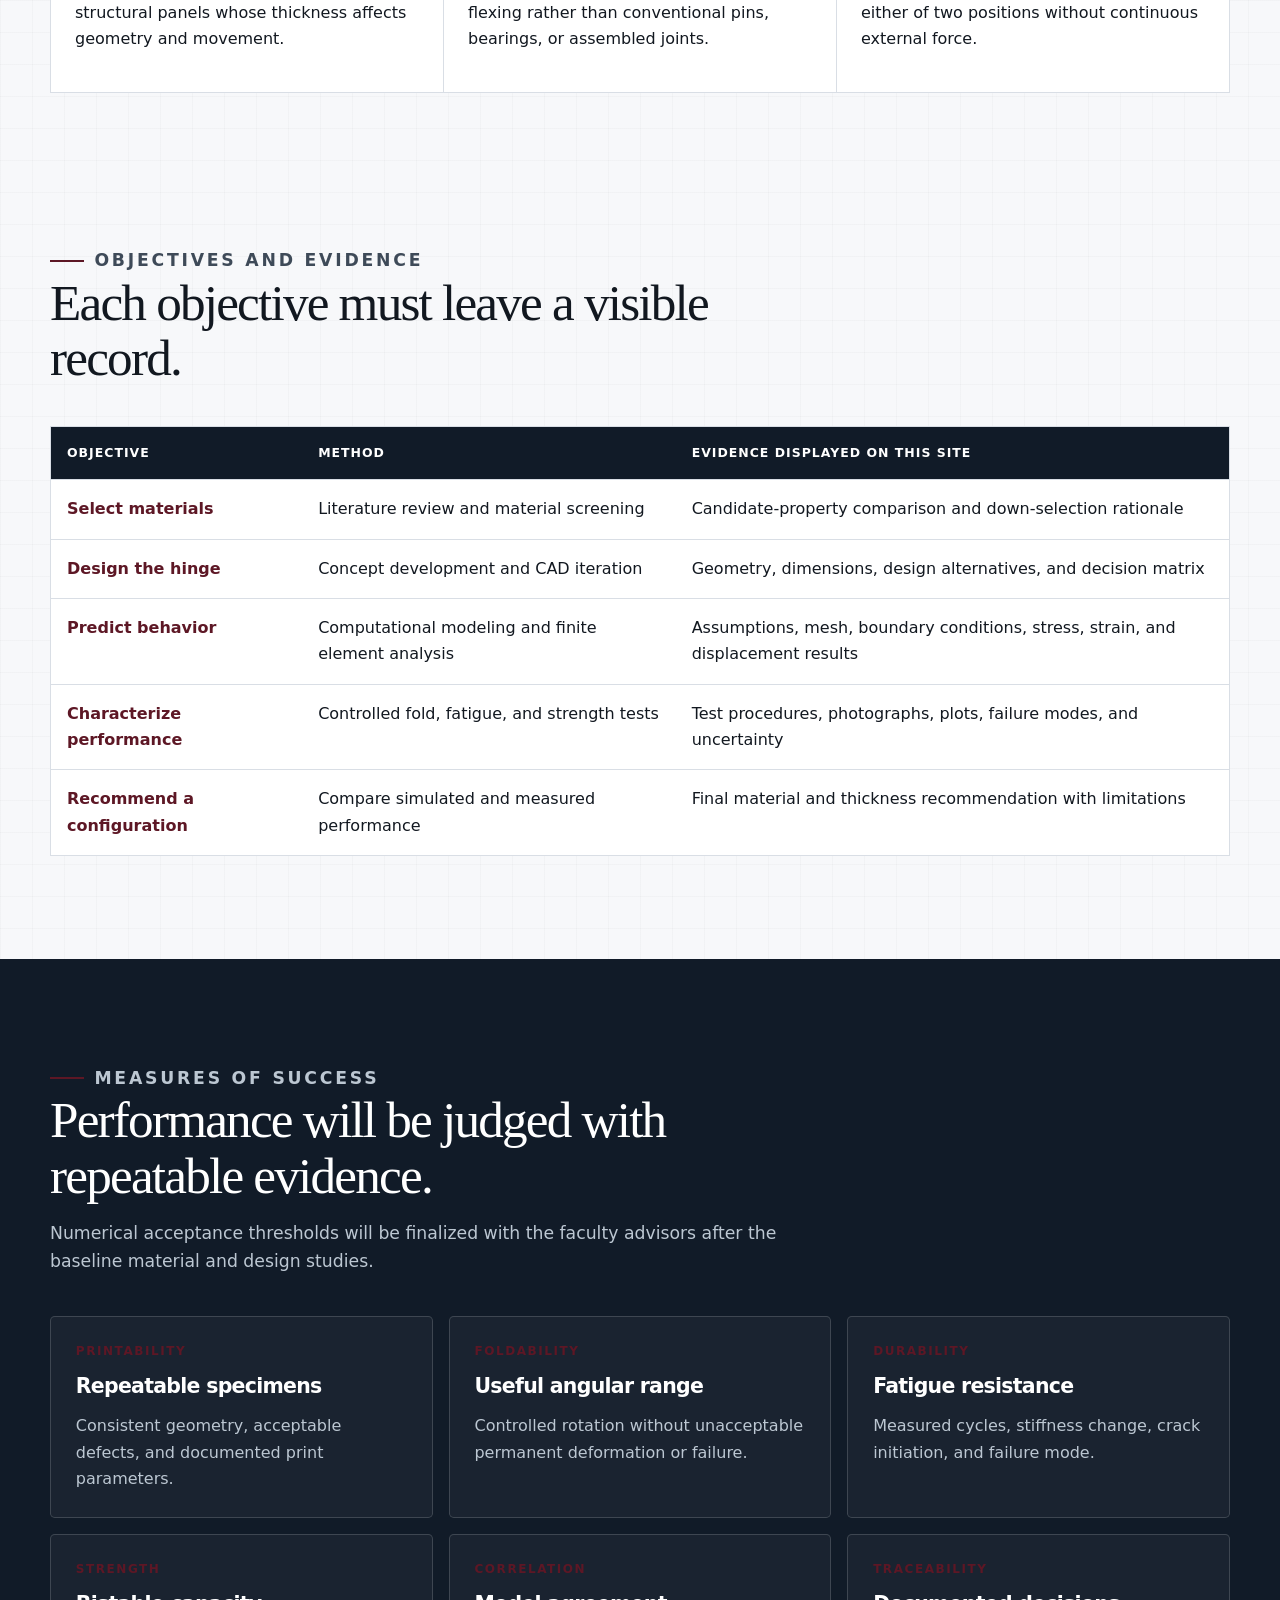
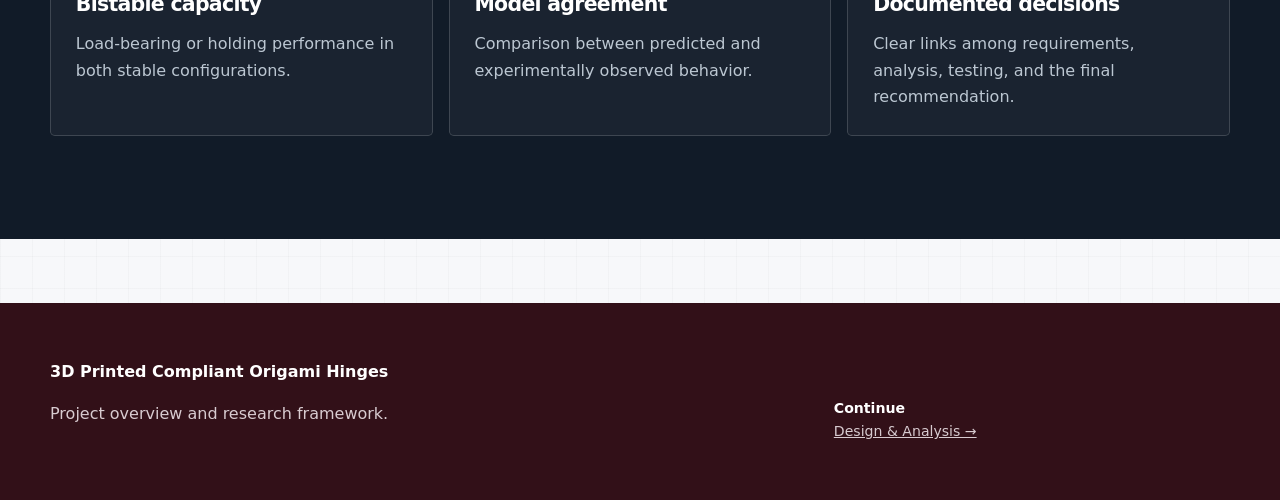
<file: project/index.html>
<!doctype html>
<html lang="en"><head><meta charset="utf-8"><meta name="viewport" content="width=device-width, initial-scale=1"><meta name="description" content="Problem statement, background, research question, and objectives for the compliant origami hinge project."><title>Project Overview · Compliant Origami Hinges</title><link rel="stylesheet" href="../assets/styles.css"><script src="../assets/site.js" defer></script></head>
<body><a class="skip-link" href="#main">Skip to content</a>
<header class="site-header"><div class="header-inner"><a class="brand" href="../"><span class="brand-mark">3D</span><span class="brand-copy"><span>Compliant Origami Hinges</span><small>Senior Seminar Project</small></span></a><button class="menu-toggle" type="button" aria-expanded="false" aria-controls="site-nav">Menu</button><nav class="site-nav" id="site-nav" aria-label="Primary navigation"><a href="../">Home</a><a href="../project/" aria-current="page">Project</a><a href="../design/">Design &amp; Analysis</a><a href="../testing/">Testing &amp; Results</a><a href="../progress/">Progress</a><a href="../team/">Team</a><a href="../documents/">Documents</a></nav></div></header>
<main id="main">
  <section class="page-hero"><div><p class="eyebrow">Project overview</p><h1>The engineering problem behind the fold.</h1></div><p class="lead">A clear statement of the need, the research question, and the evidence the team plans to produce.</p></section>
  <section class="section"><div class="prose"><p class="eyebrow">Problem statement</p><h2>Deployable structures must save space without surrendering function.</h2><p>With growing interest in space travel, lightweight and compact structures are needed for a wide range of missions. Compliant mechanisms and origami-inspired geometries can create load-bearing, bistable folding structures that occupy less storage volume while preserving useful structural capability.</p><p>This project will identify suitable 3D-printable materials, develop a compliant hinge for thick-panel origami, and evaluate its performance through computational analysis and controlled stress testing. The central performance variables are folding angle, fatigue life, hinge thickness, and strength in each bistable position.</p><blockquote class="pull-quote">How do material selection and hinge thickness affect the foldability, fatigue life, and load-bearing performance of a printed compliant hinge?</blockquote></div></section>
  <section class="section compact"><div class="section-heading"><p class="eyebrow">Working vocabulary</p><h2>Three ideas, one mechanism.</h2></div><div class="definition-grid"><article class="definition"><small>Thick-panel origami</small><h3>Folding with real thickness</h3><p>Origami-inspired motion applied to structural panels whose thickness affects geometry and movement.</p></article><article class="definition"><small>Compliant mechanism</small><h3>Motion through deformation</h3><p>A mechanism that moves through elastic flexing rather than conventional pins, bearings, or assembled joints.</p></article><article class="definition"><small>Bistability</small><h3>Two stable configurations</h3><p>The ability of a structure to remain in either of two positions without continuous external force.</p></article></div></section>
  <section class="section"><div class="section-heading"><p class="eyebrow">Objectives and evidence</p><h2>Each objective must leave a visible record.</h2></div><div class="table-wrap"><table><thead><tr><th>Objective</th><th>Method</th><th>Evidence displayed on this site</th></tr></thead><tbody><tr><td><strong>Select materials</strong></td><td>Literature review and material screening</td><td>Candidate-property comparison and down-selection rationale</td></tr><tr><td><strong>Design the hinge</strong></td><td>Concept development and CAD iteration</td><td>Geometry, dimensions, design alternatives, and decision matrix</td></tr><tr><td><strong>Predict behavior</strong></td><td>Computational modeling and finite element analysis</td><td>Assumptions, mesh, boundary conditions, stress, strain, and displacement results</td></tr><tr><td><strong>Characterize performance</strong></td><td>Controlled fold, fatigue, and strength tests</td><td>Test procedures, photographs, plots, failure modes, and uncertainty</td></tr><tr><td><strong>Recommend a configuration</strong></td><td>Compare simulated and measured performance</td><td>Final material and thickness recommendation with limitations</td></tr></tbody></table></div></section>
  <section class="dark-band"><div class="section"><div class="section-heading"><p class="eyebrow">Measures of success</p><h2>Performance will be judged with repeatable evidence.</h2><p>Numerical acceptance thresholds will be finalized with the faculty advisors after the baseline material and design studies.</p></div><div class="grid-3"><article class="card"><span class="metric-label">Printability</span><h3>Repeatable specimens</h3><p>Consistent geometry, acceptable defects, and documented print parameters.</p></article><article class="card"><span class="metric-label">Foldability</span><h3>Useful angular range</h3><p>Controlled rotation without unacceptable permanent deformation or failure.</p></article><article class="card"><span class="metric-label">Durability</span><h3>Fatigue resistance</h3><p>Measured cycles, stiffness change, crack initiation, and failure mode.</p></article><article class="card"><span class="metric-label">Strength</span><h3>Bistable capacity</h3><p>Load-bearing or holding performance in both stable configurations.</p></article><article class="card"><span class="metric-label">Correlation</span><h3>Model agreement</h3><p>Comparison between predicted and experimentally observed behavior.</p></article><article class="card"><span class="metric-label">Traceability</span><h3>Documented decisions</h3><p>Clear links among requirements, analysis, testing, and the final recommendation.</p></article></div></div></section>
</main>
<footer class="site-footer"><div class="footer-inner"><div><strong>3D Printed Compliant Origami Hinges</strong><p>Project overview and research framework.</p></div><div class="footer-meta"><strong>Continue</strong><a href="../design/">Design &amp; Analysis →</a></div></div></footer></body></html>
</file>
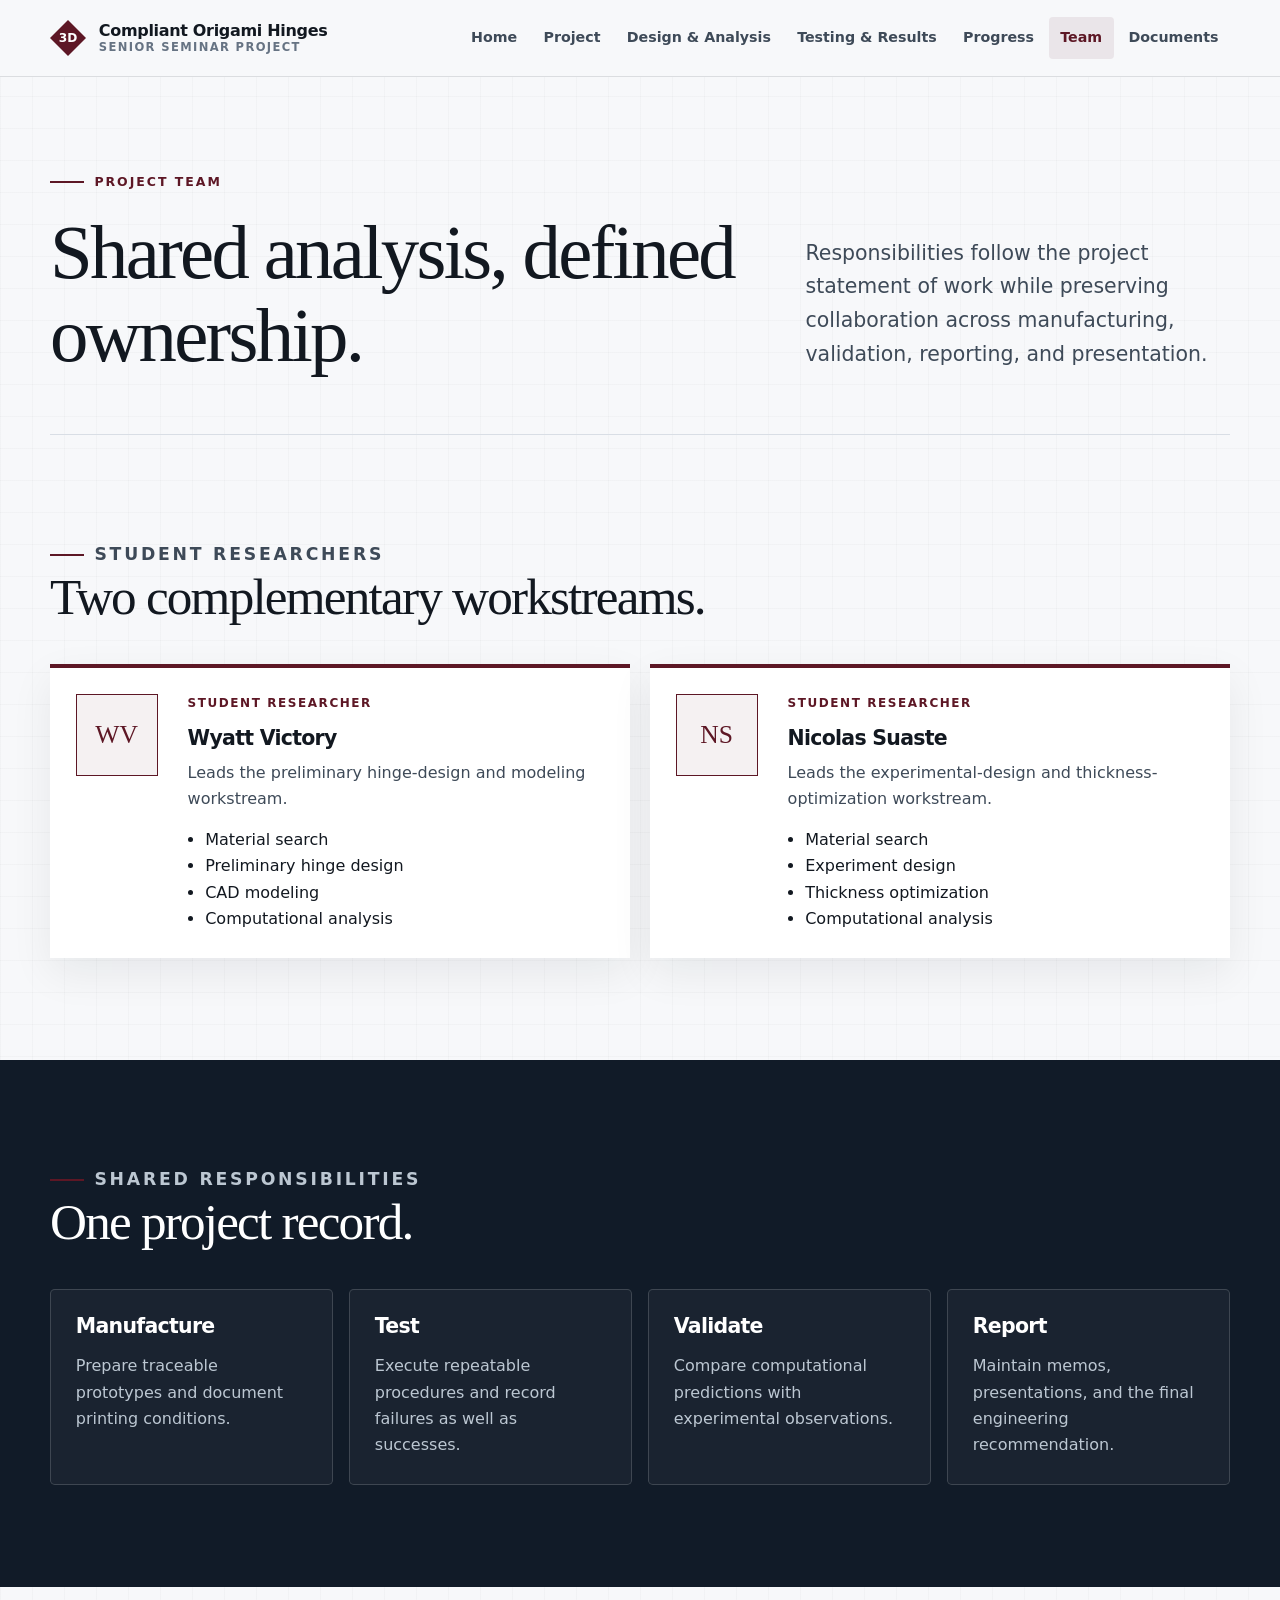
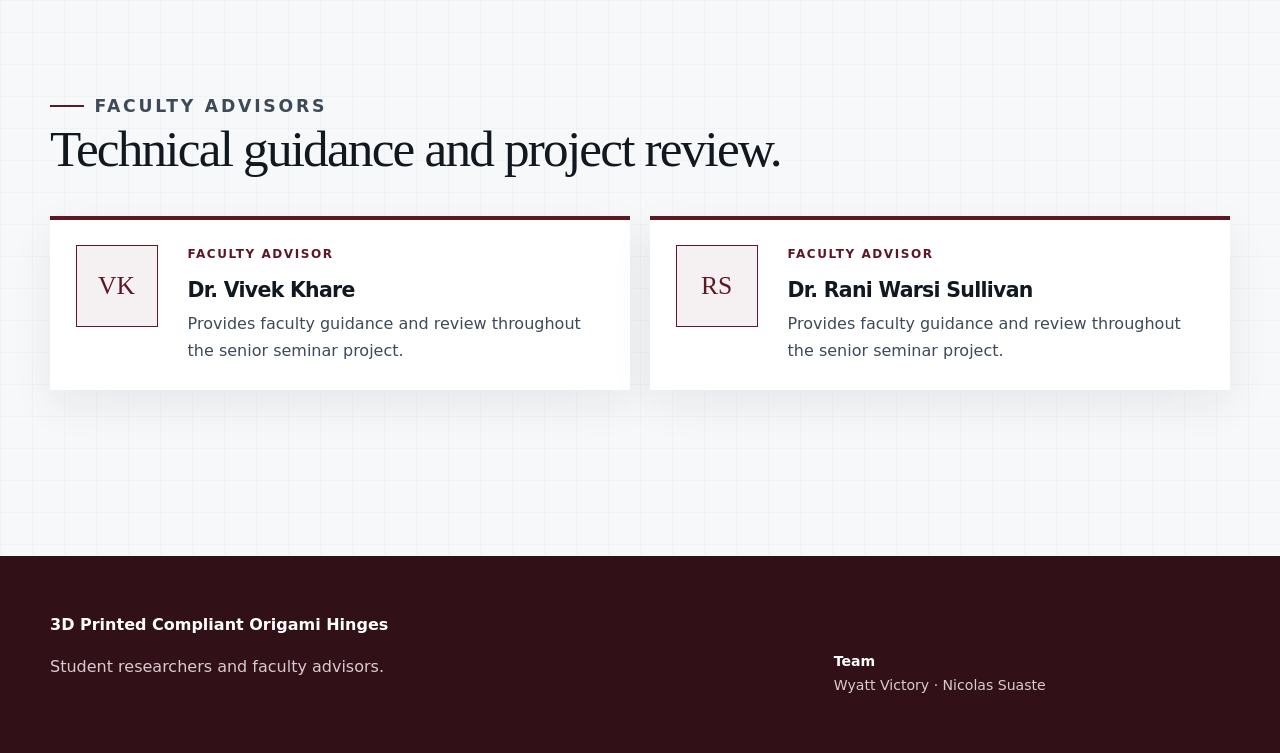
<file: team/index.html>
<!doctype html>
<html lang="en"><head><meta charset="utf-8"><meta name="viewport" content="width=device-width, initial-scale=1"><meta name="description" content="Student researchers and faculty advisors for the compliant origami hinge senior seminar project."><title>Team · Compliant Origami Hinges</title><link rel="stylesheet" href="../assets/styles.css"><script src="../assets/site.js" defer></script></head>
<body><a class="skip-link" href="#main">Skip to content</a><header class="site-header"><div class="header-inner"><a class="brand" href="../"><span class="brand-mark">3D</span><span class="brand-copy"><span>Compliant Origami Hinges</span><small>Senior Seminar Project</small></span></a><button class="menu-toggle" type="button" aria-expanded="false" aria-controls="site-nav">Menu</button><nav class="site-nav" id="site-nav" aria-label="Primary navigation"><a href="../">Home</a><a href="../project/">Project</a><a href="../design/">Design &amp; Analysis</a><a href="../testing/">Testing &amp; Results</a><a href="../progress/">Progress</a><a href="../team/" aria-current="page">Team</a><a href="../documents/">Documents</a></nav></div></header>
<main id="main">
  <section class="page-hero"><div><p class="eyebrow">Project team</p><h1>Shared analysis, defined ownership.</h1></div><p class="lead">Responsibilities follow the project statement of work while preserving collaboration across manufacturing, validation, reporting, and presentation.</p></section>
  <section class="section"><div class="section-heading"><p class="eyebrow">Student researchers</p><h2>Two complementary workstreams.</h2></div><div class="grid-2"><article class="team-card"><div class="avatar" aria-hidden="true">WV</div><div><span class="metric-label">Student researcher</span><h3>Wyatt Victory</h3><p>Leads the preliminary hinge-design and modeling workstream.</p><ul class="role-list"><li>Material search</li><li>Preliminary hinge design</li><li>CAD modeling</li><li>Computational analysis</li></ul></div></article><article class="team-card"><div class="avatar" aria-hidden="true">NS</div><div><span class="metric-label">Student researcher</span><h3>Nicolas Suaste</h3><p>Leads the experimental-design and thickness-optimization workstream.</p><ul class="role-list"><li>Material search</li><li>Experiment design</li><li>Thickness optimization</li><li>Computational analysis</li></ul></div></article></div></section>
  <section class="dark-band"><div class="section"><div class="section-heading"><p class="eyebrow">Shared responsibilities</p><h2>One project record.</h2></div><div class="grid-4"><article class="card"><h3>Manufacture</h3><p>Prepare traceable prototypes and document printing conditions.</p></article><article class="card"><h3>Test</h3><p>Execute repeatable procedures and record failures as well as successes.</p></article><article class="card"><h3>Validate</h3><p>Compare computational predictions with experimental observations.</p></article><article class="card"><h3>Report</h3><p>Maintain memos, presentations, and the final engineering recommendation.</p></article></div></div></section>
  <section class="section"><div class="section-heading"><p class="eyebrow">Faculty advisors</p><h2>Technical guidance and project review.</h2></div><div class="grid-2"><article class="team-card"><div class="avatar" aria-hidden="true">VK</div><div><span class="metric-label">Faculty advisor</span><h3>Dr. Vivek Khare</h3><p>Provides faculty guidance and review throughout the senior seminar project.</p></div></article><article class="team-card"><div class="avatar" aria-hidden="true">RS</div><div><span class="metric-label">Faculty advisor</span><h3>Dr. Rani Warsi Sullivan</h3><p>Provides faculty guidance and review throughout the senior seminar project.</p></div></article></div></section>
</main><footer class="site-footer"><div class="footer-inner"><div><strong>3D Printed Compliant Origami Hinges</strong><p>Student researchers and faculty advisors.</p></div><div class="footer-meta"><strong>Team</strong>Wyatt Victory · Nicolas Suaste</div></div></footer></body></html>
</file>
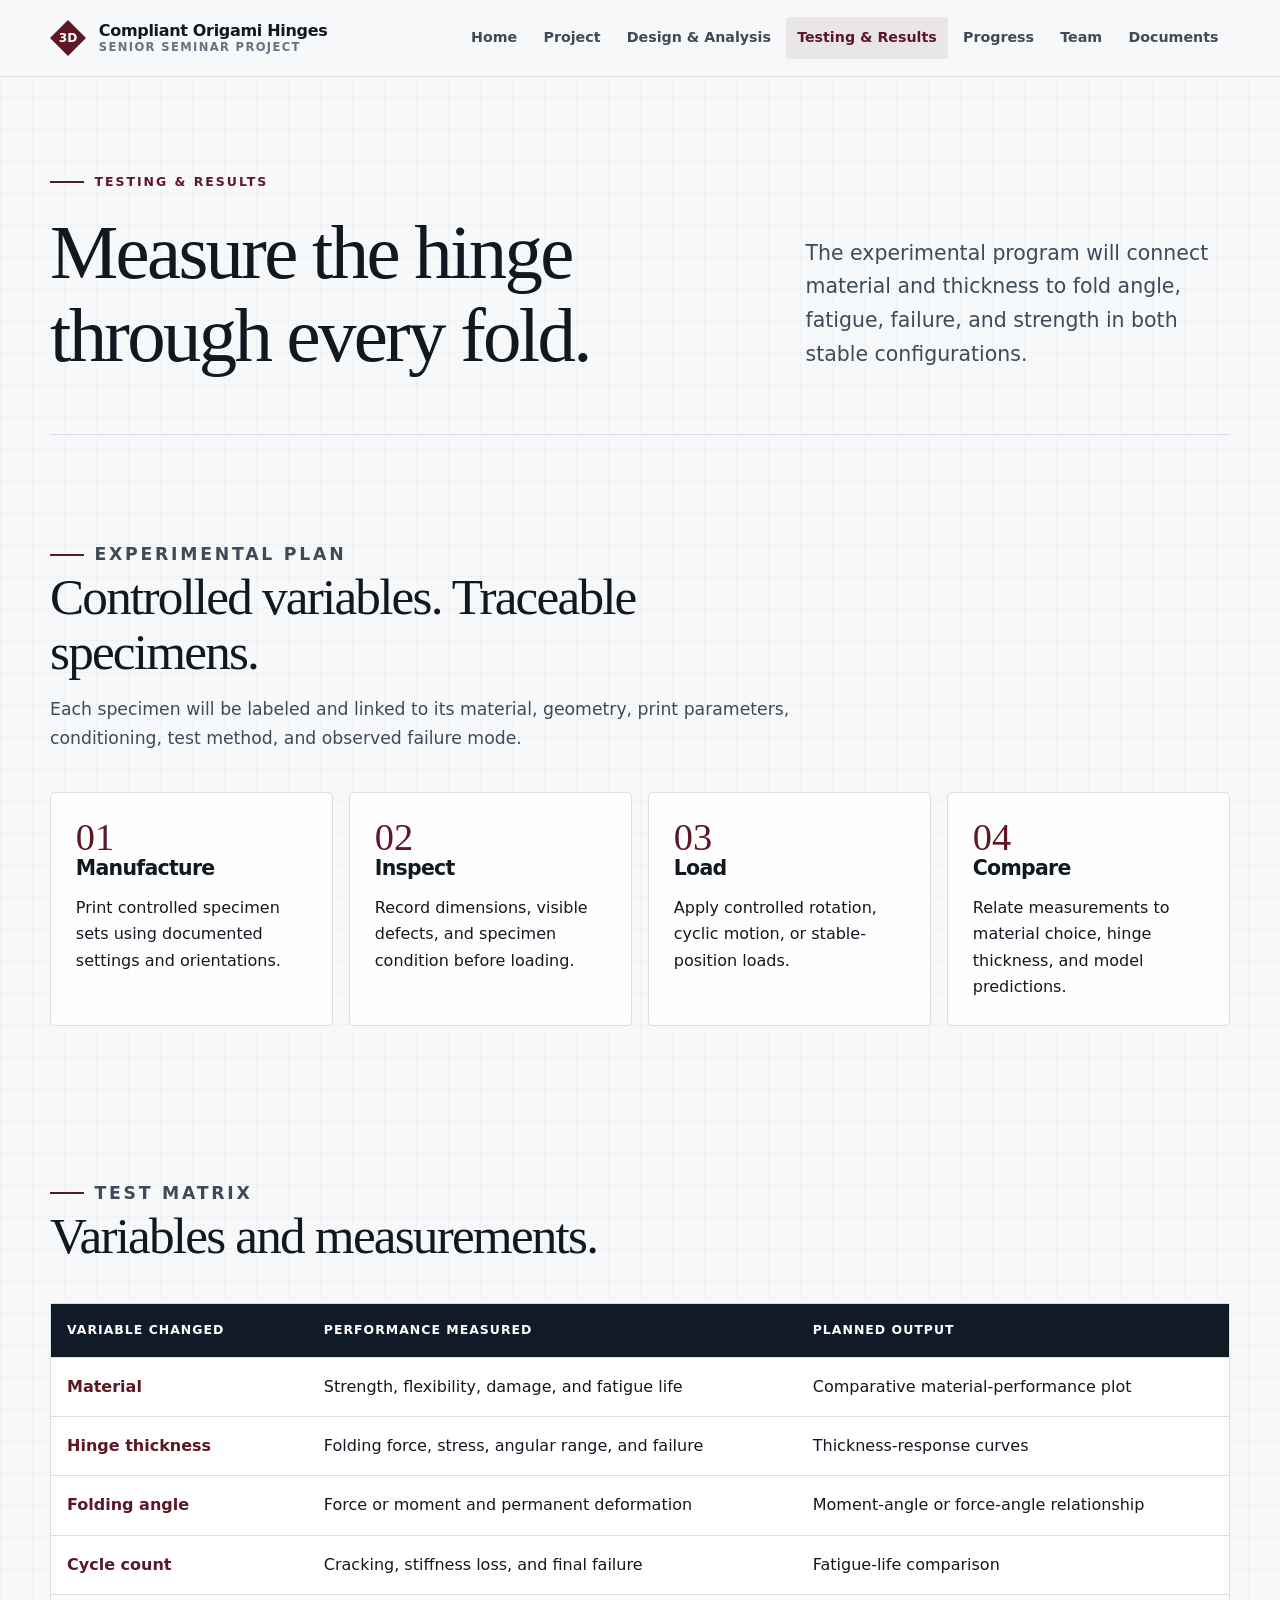
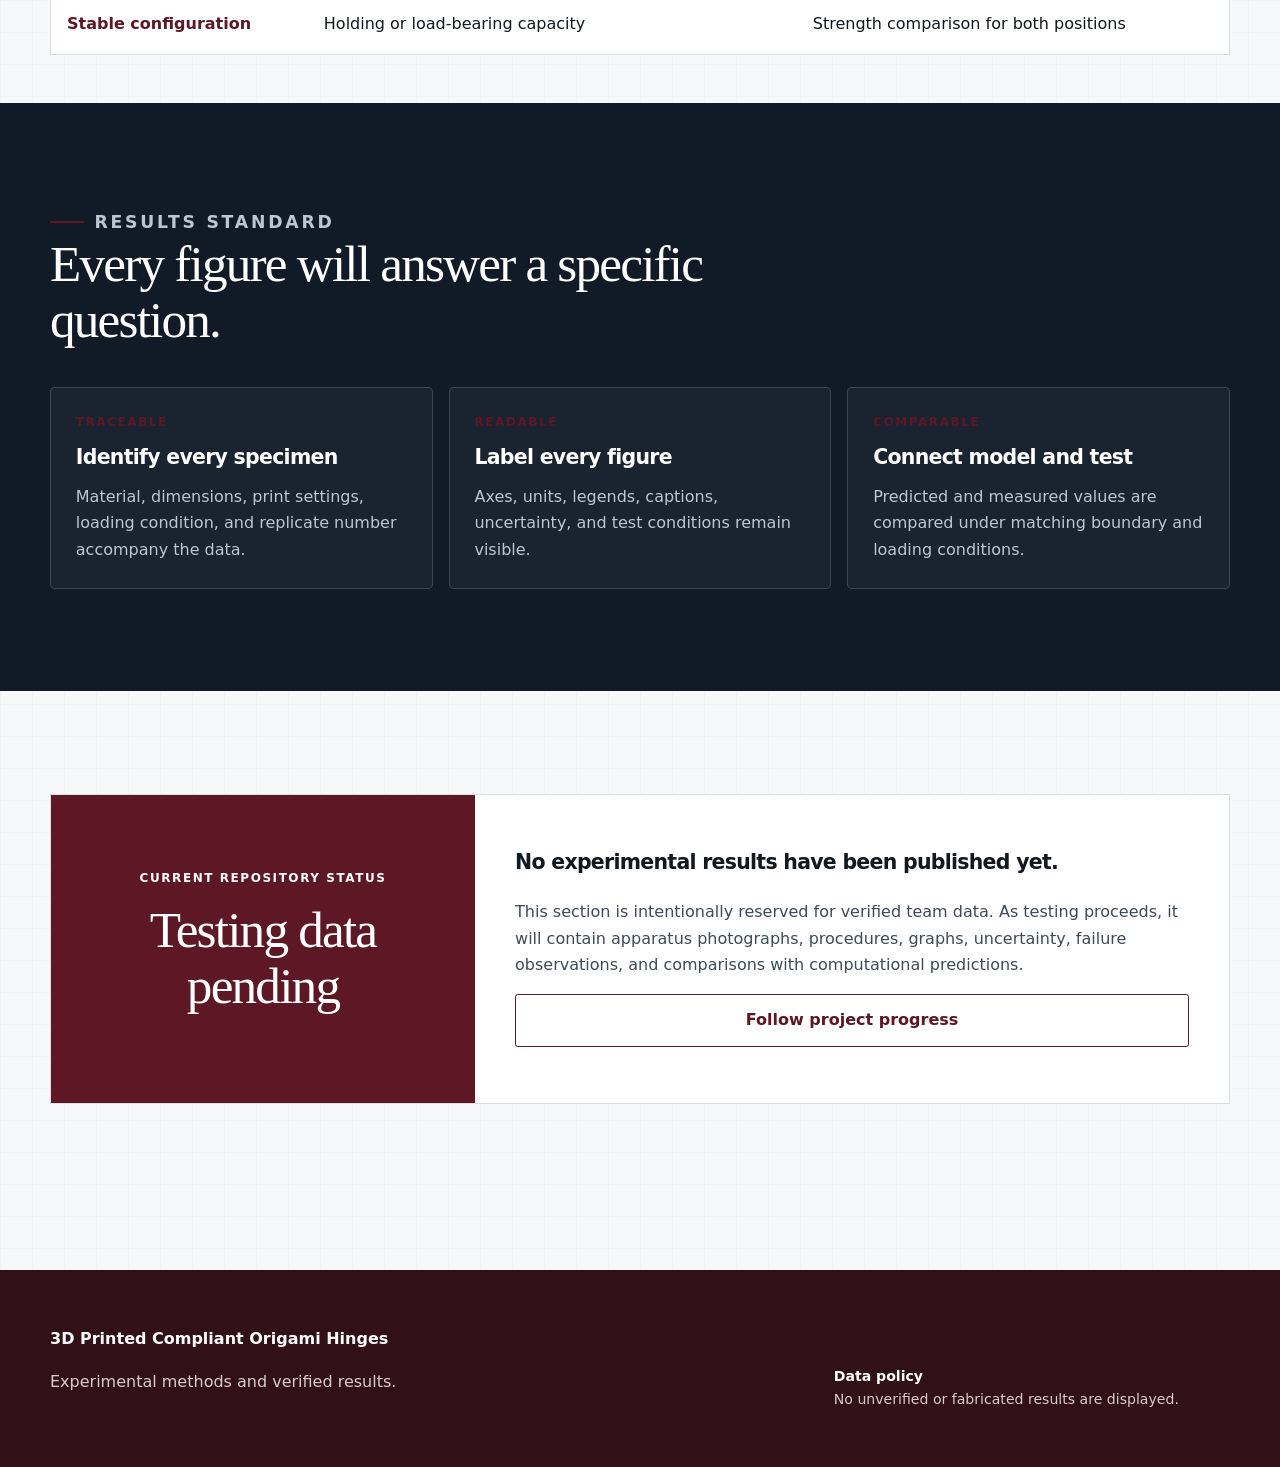
<file: testing/index.html>
<!doctype html>
<html lang="en"><head><meta charset="utf-8"><meta name="viewport" content="width=device-width, initial-scale=1"><meta name="description" content="Experimental plan and results repository for 3D-printed compliant origami hinges."><title>Testing & Results · Compliant Origami Hinges</title><link rel="stylesheet" href="../assets/styles.css"><script src="../assets/site.js" defer></script></head>
<body><a class="skip-link" href="#main">Skip to content</a><header class="site-header"><div class="header-inner"><a class="brand" href="../"><span class="brand-mark">3D</span><span class="brand-copy"><span>Compliant Origami Hinges</span><small>Senior Seminar Project</small></span></a><button class="menu-toggle" type="button" aria-expanded="false" aria-controls="site-nav">Menu</button><nav class="site-nav" id="site-nav" aria-label="Primary navigation"><a href="../">Home</a><a href="../project/">Project</a><a href="../design/">Design &amp; Analysis</a><a href="../testing/" aria-current="page">Testing &amp; Results</a><a href="../progress/">Progress</a><a href="../team/">Team</a><a href="../documents/">Documents</a></nav></div></header>
<main id="main">
  <section class="page-hero"><div><p class="eyebrow">Testing &amp; results</p><h1>Measure the hinge through every fold.</h1></div><p class="lead">The experimental program will connect material and thickness to fold angle, fatigue, failure, and strength in both stable configurations.</p></section>
  <section class="section"><div class="section-heading"><p class="eyebrow">Experimental plan</p><h2>Controlled variables. Traceable specimens.</h2><p>Each specimen will be labeled and linked to its material, geometry, print parameters, conditioning, test method, and observed failure mode.</p></div><div class="grid-4"><article class="card"><div class="card-number">01</div><h3>Manufacture</h3><p>Print controlled specimen sets using documented settings and orientations.</p></article><article class="card"><div class="card-number">02</div><h3>Inspect</h3><p>Record dimensions, visible defects, and specimen condition before loading.</p></article><article class="card"><div class="card-number">03</div><h3>Load</h3><p>Apply controlled rotation, cyclic motion, or stable-position loads.</p></article><article class="card"><div class="card-number">04</div><h3>Compare</h3><p>Relate measurements to material choice, hinge thickness, and model predictions.</p></article></div></section>
  <section class="section compact"><div class="section-heading"><p class="eyebrow">Test matrix</p><h2>Variables and measurements.</h2></div><div class="table-wrap"><table><thead><tr><th>Variable changed</th><th>Performance measured</th><th>Planned output</th></tr></thead><tbody><tr><td><strong>Material</strong></td><td>Strength, flexibility, damage, and fatigue life</td><td>Comparative material-performance plot</td></tr><tr><td><strong>Hinge thickness</strong></td><td>Folding force, stress, angular range, and failure</td><td>Thickness-response curves</td></tr><tr><td><strong>Folding angle</strong></td><td>Force or moment and permanent deformation</td><td>Moment-angle or force-angle relationship</td></tr><tr><td><strong>Cycle count</strong></td><td>Cracking, stiffness loss, and final failure</td><td>Fatigue-life comparison</td></tr><tr><td><strong>Stable configuration</strong></td><td>Holding or load-bearing capacity</td><td>Strength comparison for both positions</td></tr></tbody></table></div></section>
  <section class="dark-band"><div class="section"><div class="section-heading"><p class="eyebrow">Results standard</p><h2>Every figure will answer a specific question.</h2></div><div class="grid-3"><article class="card"><span class="metric-label">Traceable</span><h3>Identify every specimen</h3><p>Material, dimensions, print settings, loading condition, and replicate number accompany the data.</p></article><article class="card"><span class="metric-label">Readable</span><h3>Label every figure</h3><p>Axes, units, legends, captions, uncertainty, and test conditions remain visible.</p></article><article class="card"><span class="metric-label">Comparable</span><h3>Connect model and test</h3><p>Predicted and measured values are compared under matching boundary and loading conditions.</p></article></div></div></section>
  <section class="section"><div class="result-empty"><div class="label"><div><span class="metric-label" style="color:#fff">Current repository status</span><h2>Testing data pending</h2></div></div><div class="content"><h3>No experimental results have been published yet.</h3><p>This section is intentionally reserved for verified team data. As testing proceeds, it will contain apparatus photographs, procedures, graphs, uncertainty, failure observations, and comparisons with computational predictions.</p><a class="button secondary" href="../progress/">Follow project progress</a></div></div></section>
</main><footer class="site-footer"><div class="footer-inner"><div><strong>3D Printed Compliant Origami Hinges</strong><p>Experimental methods and verified results.</p></div><div class="footer-meta"><strong>Data policy</strong>No unverified or fabricated results are displayed.</div></div></footer></body></html>
</file>
<file: assets/styles.css>
:root {
  --maroon: #5d1725;
  --maroon-dark: #321018;
  --maroon-bright: #8d2b3e;
  --ink: #121820;
  --slate: #3e4a58;
  --muted: #667383;
  --line: #d9dee5;
  --paper: #f7f8fa;
  --white: #ffffff;
  --steel: #aab4bf;
  --blueprint: #111b28;
  --shadow: 0 22px 60px rgba(18, 24, 32, 0.12);
  --max: 1180px;
}

* { box-sizing: border-box; }

html { scroll-behavior: smooth; }

body {
  margin: 0;
  color: var(--ink);
  background:
    linear-gradient(rgba(18, 24, 32, 0.025) 1px, transparent 1px),
    linear-gradient(90deg, rgba(18, 24, 32, 0.025) 1px, transparent 1px),
    var(--paper);
  background-size: 32px 32px;
  font-family: Inter, ui-sans-serif, system-ui, -apple-system, BlinkMacSystemFont, "Segoe UI", sans-serif;
  font-size: 16px;
  line-height: 1.65;
}

a { color: inherit; }

img, svg { display: block; max-width: 100%; }

.skip-link {
  position: absolute;
  left: 1rem;
  top: -5rem;
  z-index: 1000;
  padding: 0.75rem 1rem;
  background: var(--white);
  color: var(--maroon);
  border-radius: 0.25rem;
}

.skip-link:focus { top: 1rem; }

.site-header {
  position: sticky;
  top: 0;
  z-index: 50;
  background: rgba(247, 248, 250, 0.96);
  border-bottom: 1px solid rgba(18, 24, 32, 0.12);
  backdrop-filter: blur(14px);
}

.header-inner {
  width: min(calc(100% - 2rem), var(--max));
  min-height: 76px;
  margin: 0 auto;
  display: flex;
  align-items: center;
  justify-content: space-between;
  gap: 2rem;
}

.brand {
  display: inline-flex;
  align-items: center;
  gap: 0.8rem;
  text-decoration: none;
  font-weight: 800;
  letter-spacing: -0.02em;
}

.brand-mark {
  width: 36px;
  height: 36px;
  display: grid;
  place-items: center;
  color: var(--white);
  background: var(--maroon);
  clip-path: polygon(50% 0, 100% 50%, 50% 100%, 0 50%);
  font-size: 0.76rem;
  letter-spacing: 0;
}

.brand-copy { display: grid; line-height: 1.15; }
.brand-copy small { color: var(--muted); font-size: 0.72rem; font-weight: 700; letter-spacing: 0.12em; text-transform: uppercase; }

.site-nav { display: flex; align-items: center; gap: 0.2rem; }

.site-nav a {
  padding: 0.6rem 0.72rem;
  border-radius: 0.25rem;
  color: var(--slate);
  font-size: 0.89rem;
  font-weight: 700;
  text-decoration: none;
}

.site-nav a:hover,
.site-nav a:focus-visible,
.site-nav a[aria-current="page"] {
  color: var(--maroon);
  background: rgba(93, 23, 37, 0.08);
  outline: none;
}

.menu-toggle {
  display: none;
  border: 1px solid var(--line);
  background: var(--white);
  border-radius: 0.25rem;
  min-width: 44px;
  min-height: 44px;
  color: var(--ink);
  font: inherit;
  font-weight: 800;
}

.page-shell { overflow: hidden; }

.section,
.hero,
.page-hero {
  width: min(calc(100% - 2rem), var(--max));
  margin-inline: auto;
}

.hero {
  min-height: 78vh;
  display: flex;
  align-items: center;
  padding: 4.5rem 0;
}

.hero > div:first-child { max-width: 1040px; }

.eyebrow {
  display: inline-flex;
  align-items: center;
  gap: 0.65rem;
  margin: 0 0 1.25rem;
  color: var(--maroon);
  font-size: 0.78rem;
  font-weight: 850;
  letter-spacing: 0.16em;
  text-transform: uppercase;
}

.eyebrow::before {
  content: "";
  width: 34px;
  height: 2px;
  background: var(--maroon);
}

h1, h2, h3 {
  margin-top: 0;
  line-height: 1.08;
  letter-spacing: -0.035em;
}

h1 {
  max-width: 800px;
  margin-bottom: 1.5rem;
  font-family: Georgia, "Times New Roman", serif;
  font-size: clamp(2.65rem, 6vw, 5.8rem);
  font-weight: 500;
}

h2 {
  margin-bottom: 1rem;
  font-family: Georgia, "Times New Roman", serif;
  font-size: clamp(2rem, 4vw, 3.55rem);
  font-weight: 500;
}

h3 { margin-bottom: 0.65rem; font-size: 1.28rem; }

.lead {
  max-width: 720px;
  margin: 0 0 2rem;
  color: var(--slate);
  font-size: clamp(1.06rem, 1.8vw, 1.28rem);
}

.hero-actions { display: flex; flex-wrap: wrap; gap: 0.8rem; }

.button {
  display: inline-flex;
  min-height: 48px;
  align-items: center;
  justify-content: center;
  gap: 0.55rem;
  padding: 0.75rem 1.1rem;
  border: 1px solid var(--maroon);
  border-radius: 0.18rem;
  background: var(--maroon);
  color: var(--white);
  font-weight: 800;
  text-decoration: none;
  transition: transform 160ms ease, box-shadow 160ms ease, background 160ms ease;
}

.button:hover,
.button:focus-visible { transform: translateY(-2px); box-shadow: 0 12px 22px rgba(93, 23, 37, 0.18); outline: none; }
.button.secondary { background: transparent; color: var(--maroon); }
.button.secondary:hover { background: rgba(93, 23, 37, 0.06); }

.hero-meta {
  display: grid;
  grid-template-columns: repeat(3, 1fr);
  margin-top: 2.5rem;
  border-top: 1px solid var(--line);
}

.meta-item { padding: 1rem 1rem 0 0; }
.meta-item span { display: block; color: var(--muted); font-size: 0.73rem; font-weight: 800; letter-spacing: 0.1em; text-transform: uppercase; }
.meta-item strong { display: block; margin-top: 0.2rem; font-size: 0.96rem; }

.section { padding: clamp(4.5rem, 8vw, 8rem) 0; }
.section.compact { padding-block: 3rem; }
.section-heading { max-width: 760px; margin-bottom: 2.5rem; }
.section-heading p { margin: 0; color: var(--slate); font-size: 1.08rem; }

.dark-band {
  background: var(--blueprint);
  color: var(--white);
}

.dark-band .section-heading p,
.dark-band .card p,
.dark-band .muted { color: #bcc7d2; }

.grid-3 { display: grid; grid-template-columns: repeat(3, 1fr); gap: 1rem; }
.grid-2 { display: grid; grid-template-columns: repeat(2, 1fr); gap: 1.25rem; }
.grid-4 { display: grid; grid-template-columns: repeat(4, 1fr); gap: 1rem; }

.card {
  position: relative;
  padding: 1.55rem;
  border: 1px solid var(--line);
  border-radius: 0.3rem;
  background: rgba(255,255,255,0.86);
}

.card p:last-child { margin-bottom: 0; }
.dark-band .card { border-color: rgba(255,255,255,0.16); background: rgba(255,255,255,0.04); }
.card-number { color: var(--maroon); font-family: Georgia, serif; font-size: 2.4rem; line-height: 1; }
.dark-band .card-number { color: #d78898; }

.metric-label {
  display: block;
  margin-bottom: 0.85rem;
  color: var(--maroon);
  font-size: 0.75rem;
  font-weight: 850;
  letter-spacing: 0.13em;
  text-transform: uppercase;
}

.process {
  display: grid;
  grid-template-columns: repeat(7, minmax(120px, 1fr));
  overflow-x: auto;
  padding-bottom: 0.75rem;
}

.process-step {
  min-width: 130px;
  padding: 1.1rem 1rem;
  border-top: 3px solid var(--maroon);
  border-right: 1px solid var(--line);
  background: rgba(255,255,255,0.75);
}

.process-step:last-child { border-right: 0; }
.process-step span { color: var(--maroon); font-weight: 900; }
.process-step strong { display: block; margin-top: 0.45rem; font-size: 0.9rem; }

.page-hero {
  display: grid;
  grid-template-columns: 1fr 0.6fr;
  gap: 3rem;
  align-items: end;
  padding: 5.5rem 0 3.5rem;
  border-bottom: 1px solid var(--line);
}

.page-hero h1 { max-width: 900px; margin-bottom: 0; font-size: clamp(3rem, 6vw, 5.6rem); }
.page-hero .lead { margin: 0; padding-bottom: 0.4rem; }

.prose { max-width: 820px; }
.prose p { color: var(--slate); font-size: 1.08rem; }
.pull-quote {
  margin: 2rem 0;
  padding: 1.6rem 0 1.6rem 1.6rem;
  border-left: 5px solid var(--maroon);
  color: var(--ink);
  font-family: Georgia, serif;
  font-size: clamp(1.4rem, 2.6vw, 2rem);
  line-height: 1.35;
}

.definition-grid { display: grid; grid-template-columns: repeat(3, 1fr); gap: 1px; background: var(--line); border: 1px solid var(--line); }
.definition { padding: 1.5rem; background: var(--white); }
.definition small { color: var(--maroon); font-weight: 900; letter-spacing: 0.1em; text-transform: uppercase; }

.table-wrap { overflow-x: auto; border: 1px solid var(--line); background: var(--white); }
table { width: 100%; border-collapse: collapse; min-width: 720px; }
th, td { padding: 1rem; border-bottom: 1px solid var(--line); text-align: left; vertical-align: top; }
th { background: var(--blueprint); color: var(--white); font-size: 0.78rem; letter-spacing: 0.08em; text-transform: uppercase; }
tr:last-child td { border-bottom: 0; }
td strong { color: var(--maroon); }

.check-list { margin: 0; padding: 0; list-style: none; }
.check-list li { position: relative; padding: 0.7rem 0 0.7rem 2rem; border-bottom: 1px solid var(--line); }
.check-list li::before { content: "◆"; position: absolute; left: 0.2rem; top: 0.72rem; color: var(--maroon); font-size: 0.75rem; }

.phase-list { display: grid; gap: 0; border-top: 1px solid var(--line); }
.phase {
  display: grid;
  grid-template-columns: 100px 1fr 0.75fr;
  gap: 1.5rem;
  padding: 1.4rem 0;
  border-bottom: 1px solid var(--line);
}
.phase-id { color: var(--maroon); font-weight: 900; letter-spacing: 0.1em; }
.phase p { margin: 0; color: var(--slate); }

.result-empty {
  display: grid;
  grid-template-columns: 0.72fr 1.28fr;
  min-height: 310px;
  border: 1px solid var(--line);
  background: var(--white);
}
.result-empty .label { display: grid; place-items: center; padding: 2rem; background: var(--maroon); color: var(--white); text-align: center; }
.result-empty .content { display: flex; flex-direction: column; justify-content: center; padding: 2.5rem; }
.result-empty .content p { color: var(--slate); }

.update {
  display: grid;
  grid-template-columns: 180px 1fr;
  gap: 2rem;
  padding: 2rem 0;
  border-top: 1px solid var(--line);
}
.update:last-child { border-bottom: 1px solid var(--line); }
.update-date { color: var(--maroon); font-weight: 900; text-transform: uppercase; letter-spacing: 0.08em; }
.update h3 { margin-bottom: 0.55rem; }
.update p { margin: 0; color: var(--slate); }

.team-card {
  display: grid;
  grid-template-columns: 92px 1fr;
  gap: 1.25rem;
  align-items: start;
  padding: 1.6rem;
  border-top: 4px solid var(--maroon);
  background: var(--white);
  box-shadow: 0 15px 40px rgba(18, 24, 32, 0.07);
}
.avatar {
  width: 82px;
  height: 82px;
  display: grid;
  place-items: center;
  border: 1px solid var(--maroon);
  color: var(--maroon);
  background: rgba(93,23,37,0.06);
  font-family: Georgia, serif;
  font-size: 1.6rem;
}
.team-card p { margin: 0.3rem 0 0; color: var(--slate); }
.role-list { margin: 0.9rem 0 0; padding-left: 1.1rem; }

.document-card {
  display: flex;
  align-items: center;
  justify-content: space-between;
  gap: 1.25rem;
  padding: 1.25rem;
  border: 1px solid var(--line);
  background: var(--white);
}
.document-card + .document-card { border-top: 0; }
.document-card h3 { margin: 0 0 0.25rem; }
.document-card p { margin: 0; color: var(--muted); }
.status { color: var(--maroon); font-size: 0.78rem; font-weight: 900; letter-spacing: 0.09em; text-transform: uppercase; white-space: nowrap; }

.site-footer { margin-top: 4rem; background: var(--maroon-dark); color: var(--white); }
.footer-inner {
  width: min(calc(100% - 2rem), var(--max));
  margin: 0 auto;
  display: grid;
  grid-template-columns: 1.3fr 0.7fr;
  gap: 3rem;
  padding: 3.5rem 0;
}
.footer-inner p { max-width: 650px; color: #d8cbd0; }
.footer-meta { align-self: end; color: #d8cbd0; font-size: 0.88rem; }
.footer-meta strong { display: block; color: var(--white); }

@media (prefers-reduced-motion: reduce) {
  html { scroll-behavior: auto; }
  *, *::before, *::after { transition-duration: 0.01ms !important; animation-duration: 0.01ms !important; }
}

@media (max-width: 980px) {
  .menu-toggle { display: inline-grid; place-items: center; }
  .site-nav {
    position: absolute;
    left: 1rem;
    right: 1rem;
    top: calc(100% + 0.5rem);
    display: none;
    flex-direction: column;
    align-items: stretch;
    padding: 0.65rem;
    border: 1px solid var(--line);
    background: var(--white);
    box-shadow: var(--shadow);
  }
  .site-nav.open { display: flex; }
  .site-nav a { padding: 0.8rem; }
  .hero { min-height: auto; padding-top: 3.5rem; }
  .page-hero { grid-template-columns: 1fr; gap: 1rem; }
  .grid-4 { grid-template-columns: repeat(2, 1fr); }
}

@media (max-width: 720px) {
  .brand-copy span { font-size: 0.9rem; }
  .grid-2, .grid-3, .definition-grid { grid-template-columns: 1fr; }
  .grid-4 { grid-template-columns: 1fr; }
  .hero-meta { grid-template-columns: 1fr; }
  .meta-item { border-bottom: 1px solid var(--line); padding: 0.85rem 0; }
  .page-hero { padding-top: 3.5rem; }
  .phase { grid-template-columns: 70px 1fr; }
  .phase > :last-child { grid-column: 2; }
  .result-empty { grid-template-columns: 1fr; }
  .result-empty .label { min-height: 150px; }
  .update { grid-template-columns: 1fr; gap: 0.5rem; }
  .team-card { grid-template-columns: 1fr; }
  .document-card { align-items: flex-start; flex-direction: column; }
  .footer-inner { grid-template-columns: 1fr; }
}
</file>
